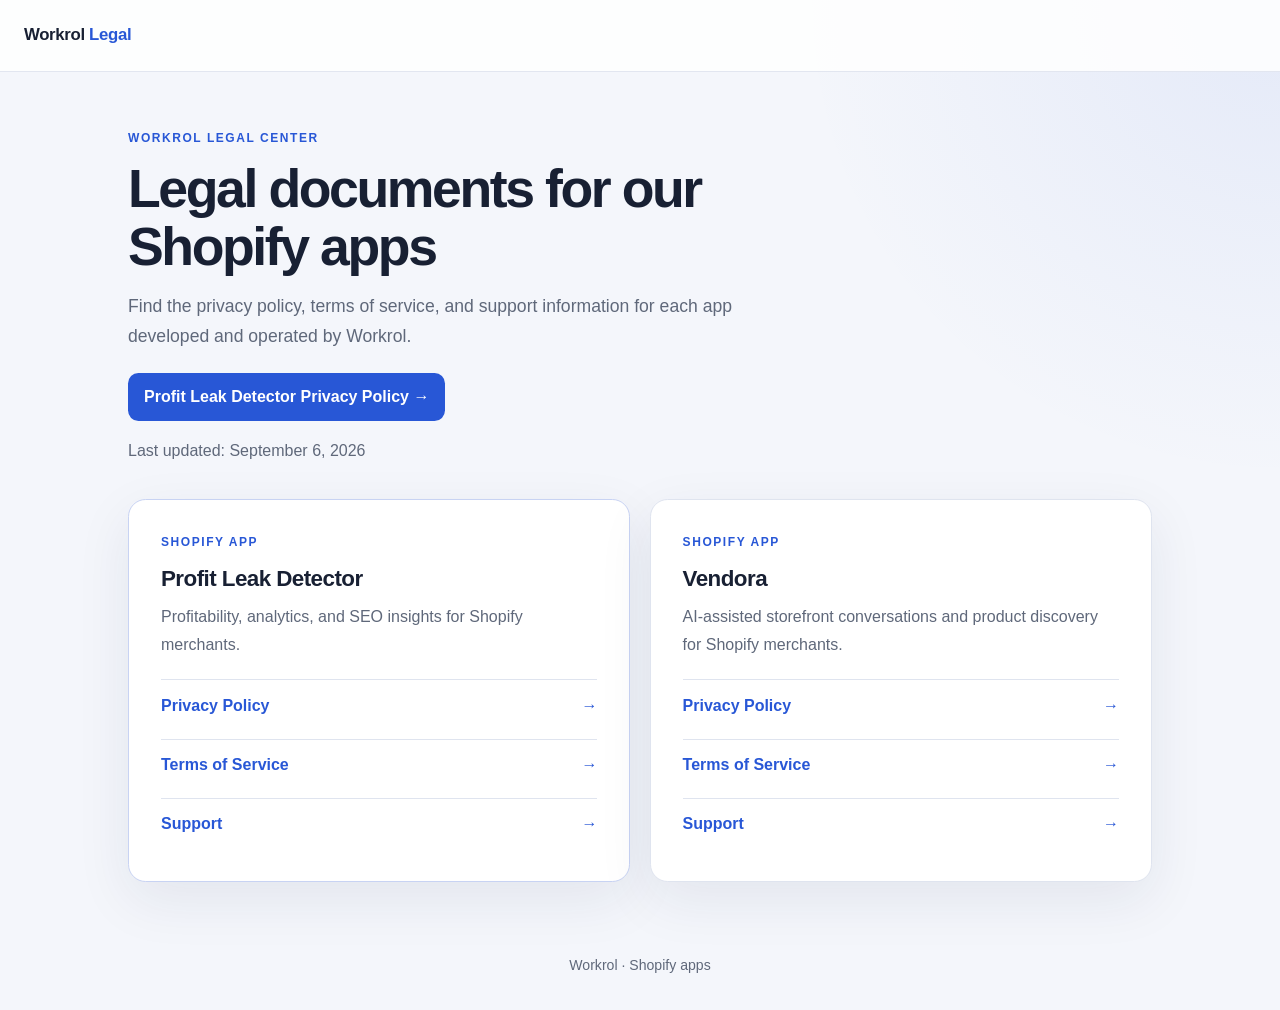
<file: index.html>
<!DOCTYPE html>
<html lang="en">
<head>
<meta charset="UTF-8">
<meta name="viewport" content="width=device-width, initial-scale=1.0">
<title>Workrol Legal · Privacy, Terms and Support</title>
<meta name="description" content="Privacy policies, terms of service, and support information for Shopify apps operated by Workrol.">
<link rel="stylesheet" href="assets/legal.css">
</head>
<body>
<a class="skip-link" href="#main-content">Skip to content</a>
<header class="site-header">
  <a class="brand" href="./" aria-current="page">Workrol <span>Legal</span></a>
</header>
<main id="main-content" class="index-shell">
  <section class="index-intro" aria-labelledby="page-title">
    <p class="eyebrow">Workrol legal center</p>
    <h1 id="page-title">Legal documents for our Shopify apps</h1>
    <p>Find the privacy policy, terms of service, and support information for each app developed and operated by Workrol.</p>
    <a class="primary-policy-link" href="profit-leak-detector/privacy/">Profit Leak Detector Privacy Policy →</a>
    <p class="updated">Last updated: September 6, 2026</p>
  </section>

  <section aria-labelledby="apps-title">
    <h2 id="apps-title" class="visually-hidden">Workrol apps</h2>
    <div class="apps-grid">
      <article class="app-card">
        <p class="app-label">Shopify app</p>
        <h2>Profit Leak Detector</h2>
        <p class="app-description">Profitability, analytics, and SEO insights for Shopify merchants.</p>
        <nav aria-label="Profit Leak Detector legal documents">
          <ul class="document-links">
            <li><a href="profit-leak-detector/privacy/">Privacy Policy</a></li>
            <li><a href="profit-leak-detector/terms/">Terms of Service</a></li>
            <li><a href="profit-leak-detector/support/">Support</a></li>
          </ul>
        </nav>
      </article>

      <article class="app-card">
        <p class="app-label">Shopify app</p>
        <h2>Vendora</h2>
        <p class="app-description">AI-assisted storefront conversations and product discovery for Shopify merchants.</p>
        <nav aria-label="Vendora legal documents">
          <ul class="document-links">
            <li><a href="vendora/privacy/">Privacy Policy</a></li>
            <li><a href="vendora/terms/">Terms of Service</a></li>
            <li><a href="vendora/support/">Support</a></li>
          </ul>
        </nav>
      </article>
    </div>
  </section>
</main>
<footer class="site-footer">Workrol · Shopify apps</footer>
</body>
</html>
</file>
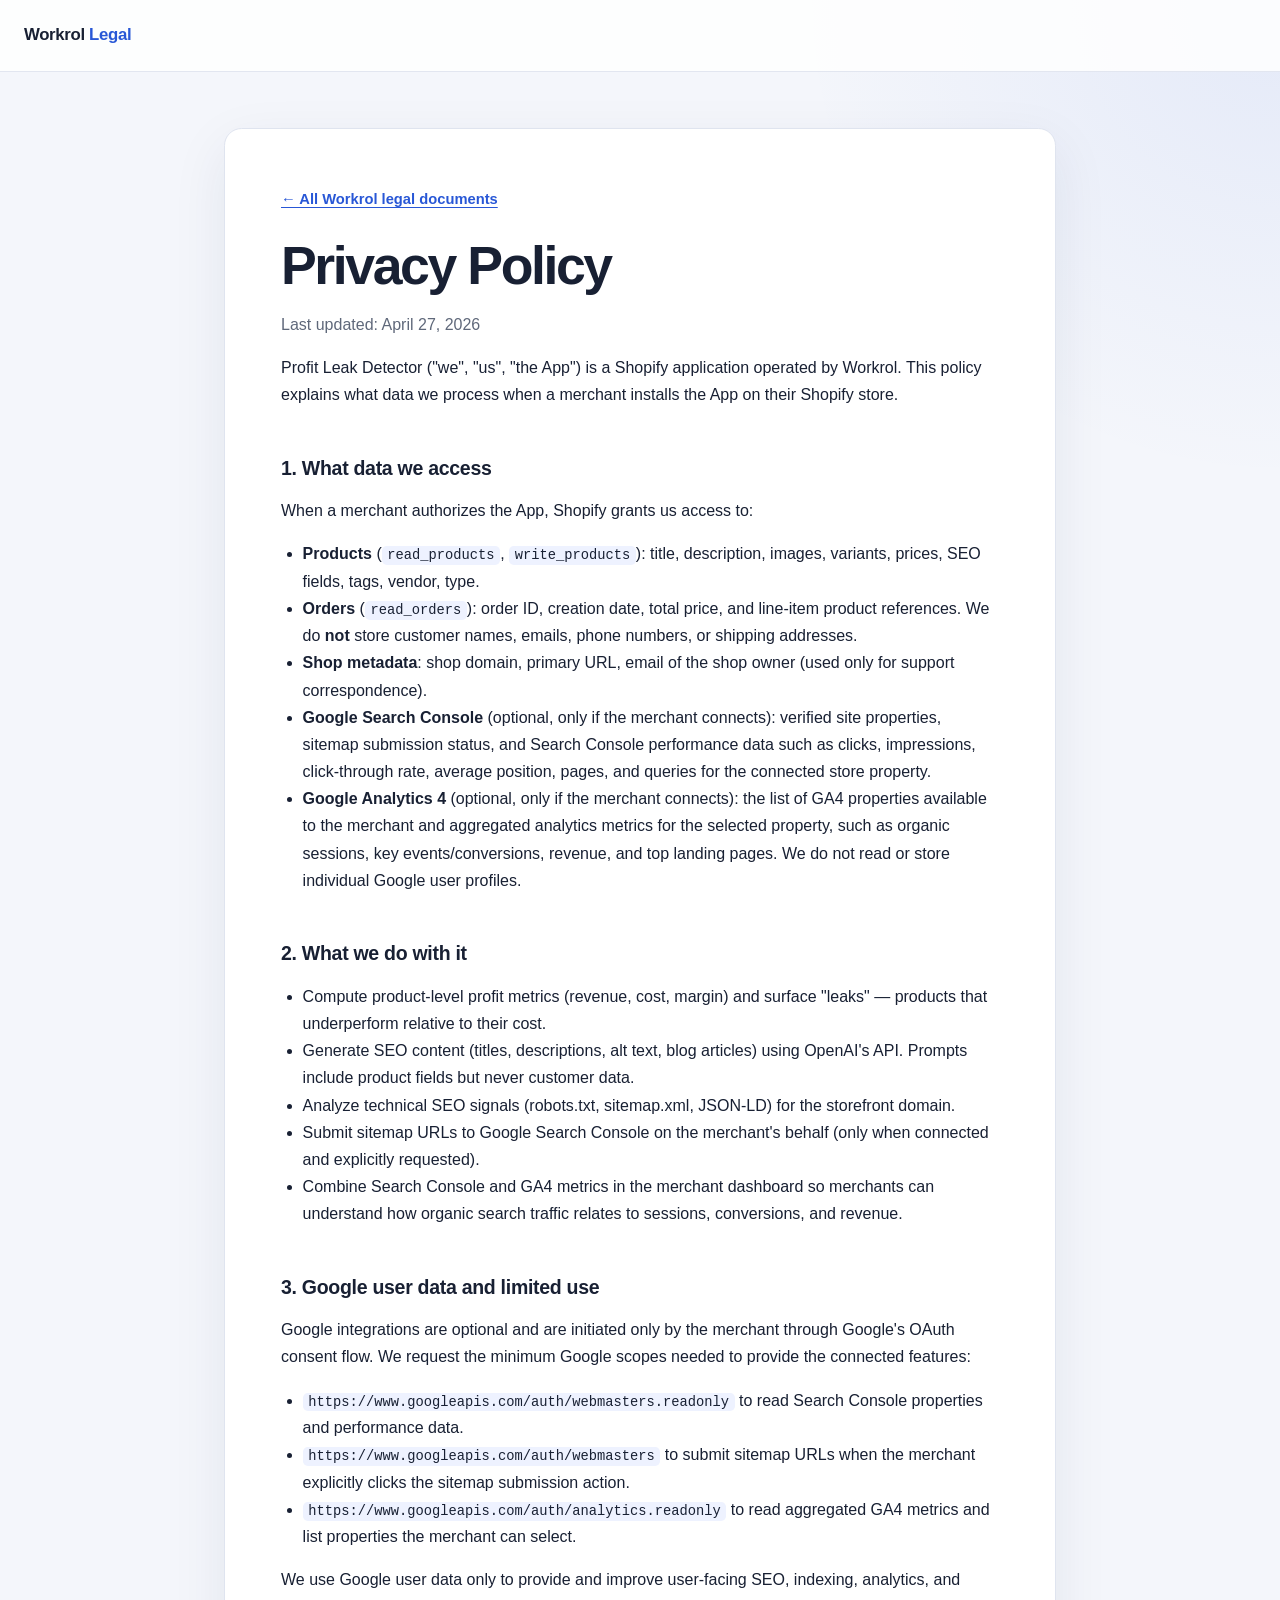
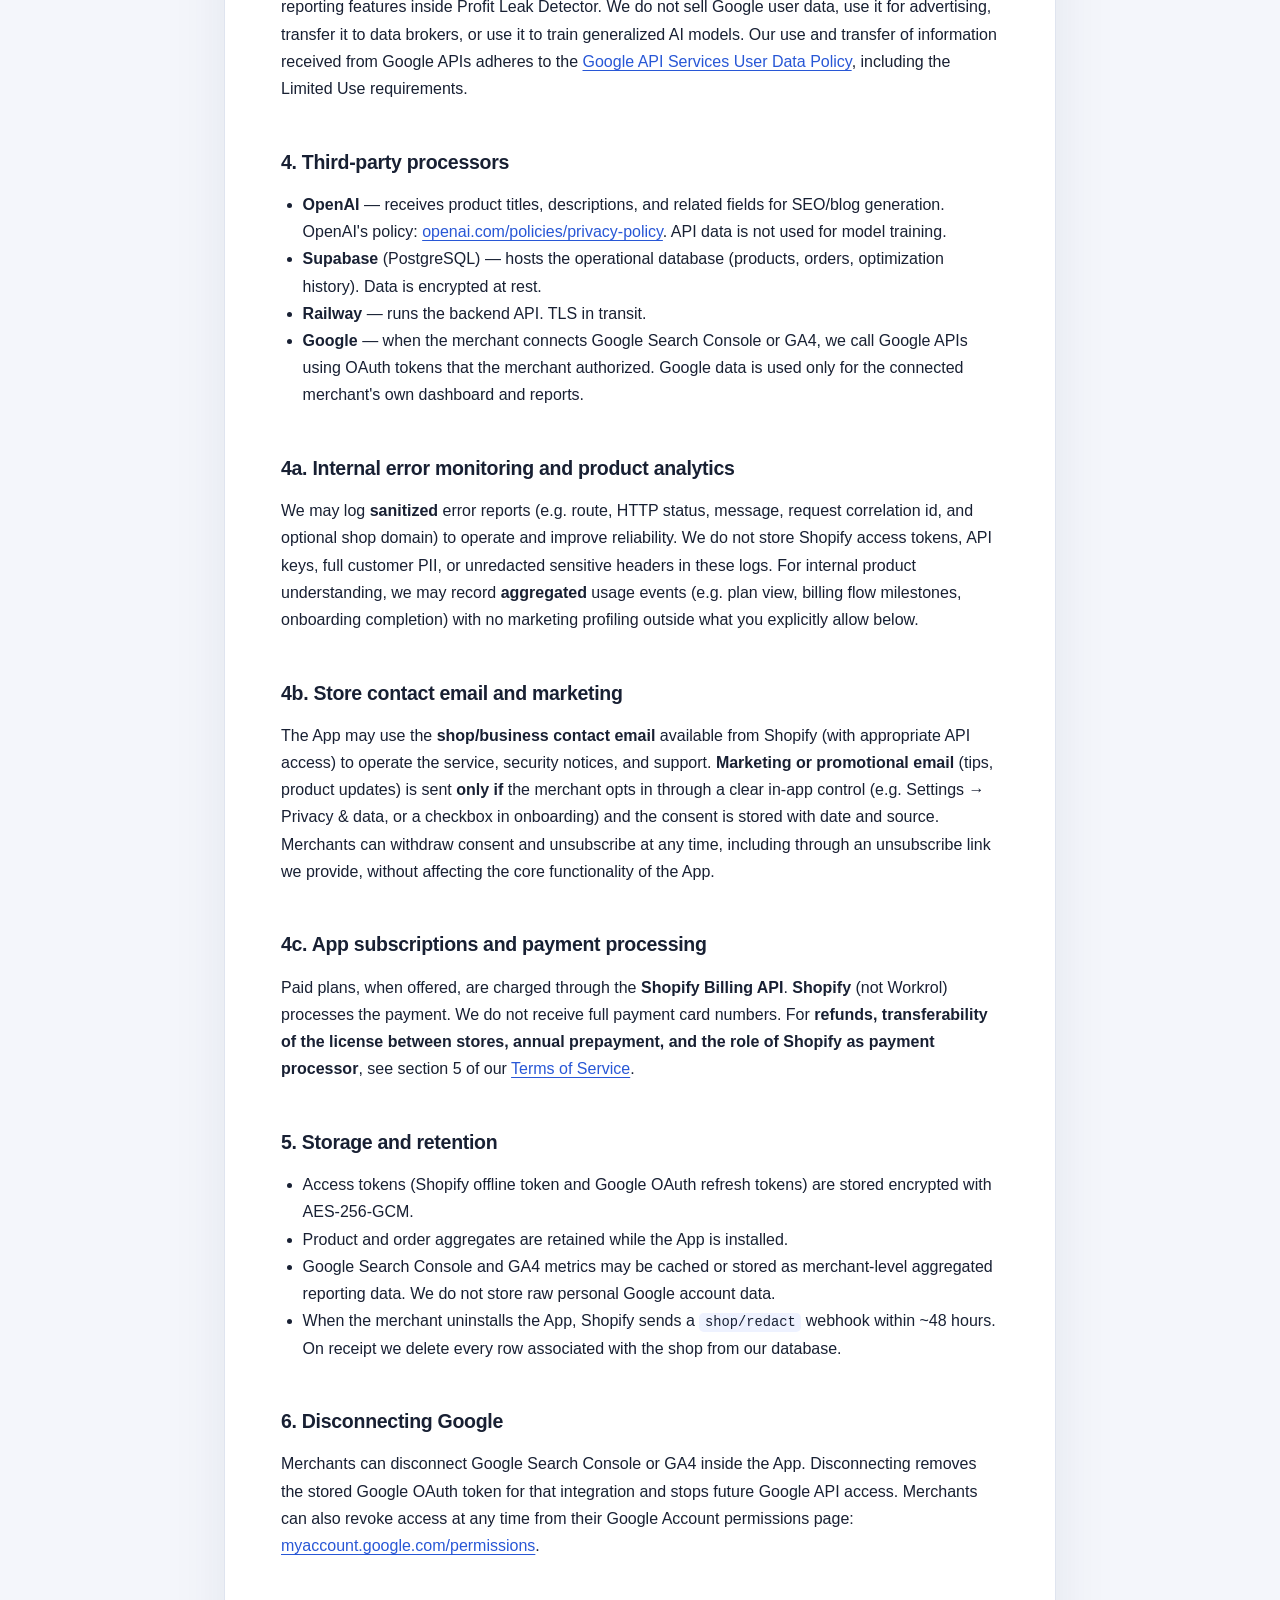
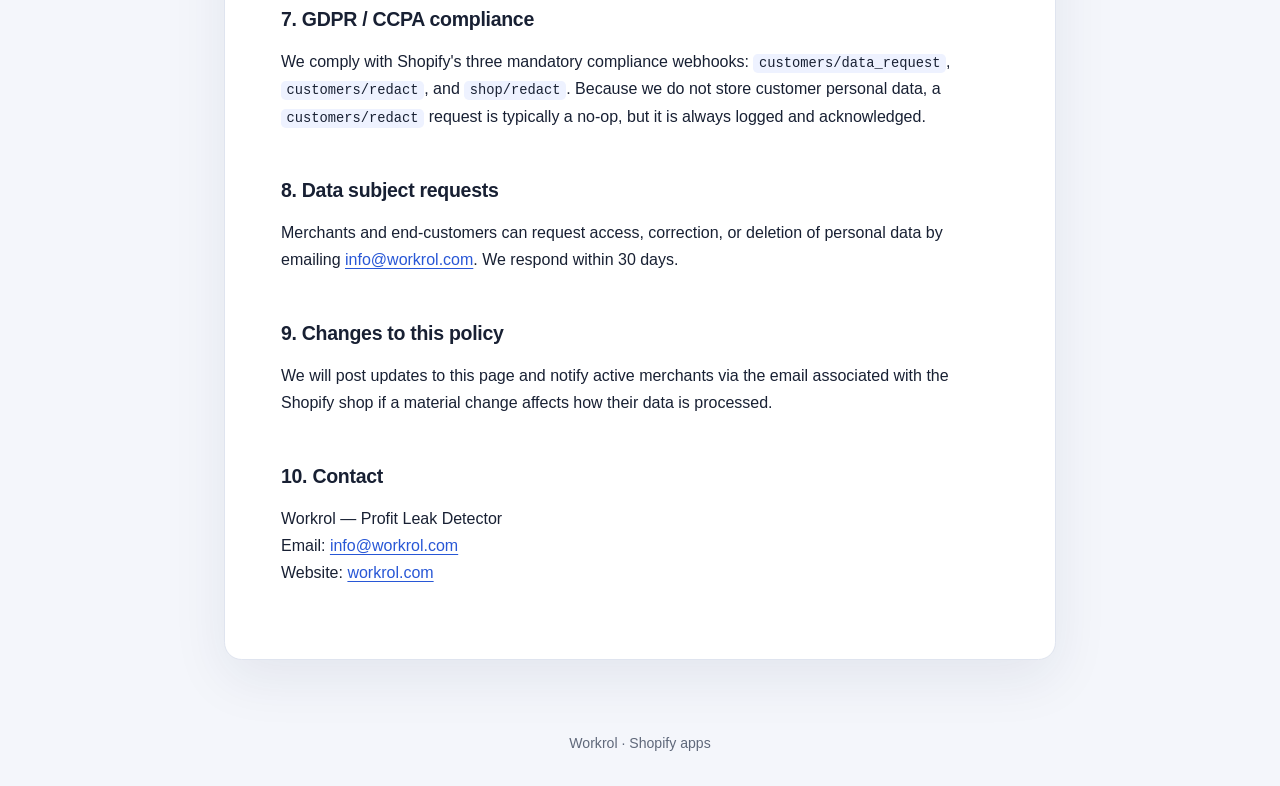
<file: profit-leak-detector/privacy/index.html>
<!DOCTYPE html>
<html lang="en">
<head>
<meta charset="UTF-8">
<meta name="viewport" content="width=device-width, initial-scale=1.0">
<title>Privacy Policy · Profit Leak Detector</title>
<meta name="description" content="Privacy Policy for Profit Leak Detector, a Shopify application operated by Workrol.">
<link rel="stylesheet" href="../../assets/legal.css">
</head>
<body>
<a class="skip-link" href="#main-content">Skip to content</a>
<header class="site-header">
  <a class="brand" href="../../">Workrol <span>Legal</span></a>
</header>
<main id="main-content" class="page-shell">
<article class="legal-document">
<a class="back-link" href="../../">← All Workrol legal documents</a>
<h1>Privacy Policy</h1>
<p class="muted">Last updated: April 27, 2026</p>

<p>
  Profit Leak Detector ("we", "us", "the App") is a Shopify application operated by Workrol.
  This policy explains what data we process when a merchant installs the App on their Shopify store.
</p>

<h2>1. What data we access</h2>
<p>When a merchant authorizes the App, Shopify grants us access to:</p>
<ul>
  <li><strong>Products</strong> (<code>read_products</code>, <code>write_products</code>): title, description, images, variants, prices, SEO fields, tags, vendor, type.</li>
  <li><strong>Orders</strong> (<code>read_orders</code>): order ID, creation date, total price, and line-item product references. We do <strong>not</strong> store customer names, emails, phone numbers, or shipping addresses.</li>
  <li><strong>Shop metadata</strong>: shop domain, primary URL, email of the shop owner (used only for support correspondence).</li>
  <li><strong>Google Search Console</strong> (optional, only if the merchant connects): verified site properties, sitemap submission status, and Search Console performance data such as clicks, impressions, click-through rate, average position, pages, and queries for the connected store property.</li>
  <li><strong>Google Analytics 4</strong> (optional, only if the merchant connects): the list of GA4 properties available to the merchant and aggregated analytics metrics for the selected property, such as organic sessions, key events/conversions, revenue, and top landing pages. We do not read or store individual Google user profiles.</li>
</ul>

<h2>2. What we do with it</h2>
<ul>
  <li>Compute product-level profit metrics (revenue, cost, margin) and surface "leaks" — products that underperform relative to their cost.</li>
  <li>Generate SEO content (titles, descriptions, alt text, blog articles) using OpenAI's API. Prompts include product fields but never customer data.</li>
  <li>Analyze technical SEO signals (robots.txt, sitemap.xml, JSON-LD) for the storefront domain.</li>
  <li>Submit sitemap URLs to Google Search Console on the merchant's behalf (only when connected and explicitly requested).</li>
  <li>Combine Search Console and GA4 metrics in the merchant dashboard so merchants can understand how organic search traffic relates to sessions, conversions, and revenue.</li>
</ul>

<h2>3. Google user data and limited use</h2>
<p>
  Google integrations are optional and are initiated only by the merchant through Google's OAuth consent flow.
  We request the minimum Google scopes needed to provide the connected features:
</p>
<ul>
  <li><code>https://www.googleapis.com/auth/webmasters.readonly</code> to read Search Console properties and performance data.</li>
  <li><code>https://www.googleapis.com/auth/webmasters</code> to submit sitemap URLs when the merchant explicitly clicks the sitemap submission action.</li>
  <li><code>https://www.googleapis.com/auth/analytics.readonly</code> to read aggregated GA4 metrics and list properties the merchant can select.</li>
</ul>
<p>
  We use Google user data only to provide and improve user-facing SEO, indexing, analytics, and reporting features inside Profit Leak Detector.
  We do not sell Google user data, use it for advertising, transfer it to data brokers, or use it to train generalized AI models.
  Our use and transfer of information received from Google APIs adheres to the
  <a href="https://developers.google.com/terms/api-services-user-data-policy" target="_blank" rel="noopener">Google API Services User Data Policy</a>,
  including the Limited Use requirements.
</p>

<h2>4. Third-party processors</h2>
<ul>
  <li><strong>OpenAI</strong> — receives product titles, descriptions, and related fields for SEO/blog generation. OpenAI's policy: <a href="https://openai.com/policies/privacy-policy" target="_blank" rel="noopener">openai.com/policies/privacy-policy</a>. API data is not used for model training.</li>
  <li><strong>Supabase</strong> (PostgreSQL) — hosts the operational database (products, orders, optimization history). Data is encrypted at rest.</li>
  <li><strong>Railway</strong> — runs the backend API. TLS in transit.</li>
  <li><strong>Google</strong> — when the merchant connects Google Search Console or GA4, we call Google APIs using OAuth tokens that the merchant authorized. Google data is used only for the connected merchant's own dashboard and reports.</li>
</ul>

<h2>4a. Internal error monitoring and product analytics</h2>
<p>
  We may log <strong>sanitized</strong> error reports (e.g. route, HTTP status, message, request correlation id, and optional shop domain) to operate and improve reliability.
  We do not store Shopify access tokens, API keys, full customer PII, or unredacted sensitive headers in these logs.
  For internal product understanding, we may record <strong>aggregated</strong> usage events (e.g. plan view, billing flow milestones, onboarding completion) with no marketing profiling outside what you explicitly allow below.
</p>

<h2>4b. Store contact email and marketing</h2>
<p>
  The App may use the <strong>shop/business contact email</strong> available from Shopify (with appropriate API access) to operate the service, security notices, and support.
  <strong>Marketing or promotional email</strong> (tips, product updates) is sent <strong>only if</strong> the merchant opts in through a clear in-app control (e.g. Settings → Privacy &amp; data, or a checkbox in onboarding) and the consent is stored with date and source.
  Merchants can withdraw consent and unsubscribe at any time, including through an unsubscribe link we provide, without affecting the core functionality of the App.
</p>

<h2>4c. App subscriptions and payment processing</h2>
<p>
  Paid plans, when offered, are charged through the <strong>Shopify Billing API</strong>. <strong>Shopify</strong> (not Workrol) processes the payment. We do not receive full payment card numbers. For
  <strong>refunds, transferability of the license between stores, annual prepayment, and the role of Shopify as payment processor</strong>, see section 5 of our
  <a href="../terms/">Terms of Service</a>.
</p>

<h2>5. Storage and retention</h2>
<ul>
  <li>Access tokens (Shopify offline token and Google OAuth refresh tokens) are stored encrypted with AES-256-GCM.</li>
  <li>Product and order aggregates are retained while the App is installed.</li>
  <li>Google Search Console and GA4 metrics may be cached or stored as merchant-level aggregated reporting data. We do not store raw personal Google account data.</li>
  <li>When the merchant uninstalls the App, Shopify sends a <code>shop/redact</code> webhook within ~48 hours. On receipt we delete every row associated with the shop from our database.</li>
</ul>

<h2>6. Disconnecting Google</h2>
<p>
  Merchants can disconnect Google Search Console or GA4 inside the App. Disconnecting removes the stored Google OAuth token for that integration and stops future Google API access.
  Merchants can also revoke access at any time from their Google Account permissions page:
  <a href="https://myaccount.google.com/permissions" target="_blank" rel="noopener">myaccount.google.com/permissions</a>.
</p>

<h2>7. GDPR / CCPA compliance</h2>
<p>
  We comply with Shopify's three mandatory compliance webhooks:
  <code>customers/data_request</code>, <code>customers/redact</code>, and <code>shop/redact</code>.
  Because we do not store customer personal data, a <code>customers/redact</code> request is typically a no-op, but it is always logged and acknowledged.
</p>

<h2>8. Data subject requests</h2>
<p>
  Merchants and end-customers can request access, correction, or deletion of personal data by emailing
  <a href="mailto:info@workrol.com">info@workrol.com</a>. We respond within 30 days.
</p>

<h2>9. Changes to this policy</h2>
<p>
  We will post updates to this page and notify active merchants via the email associated with the Shopify shop if a material change affects how their data is processed.
</p>

<h2>10. Contact</h2>
<p>
  Workrol — Profit Leak Detector<br>
  Email: <a href="mailto:info@workrol.com">info@workrol.com</a><br>
  Website: <a href="https://workrol.com" target="_blank" rel="noopener">workrol.com</a>
</p>
</article>
</main>
<footer class="site-footer">Workrol · Shopify apps</footer>
</body>
</html>
</file>
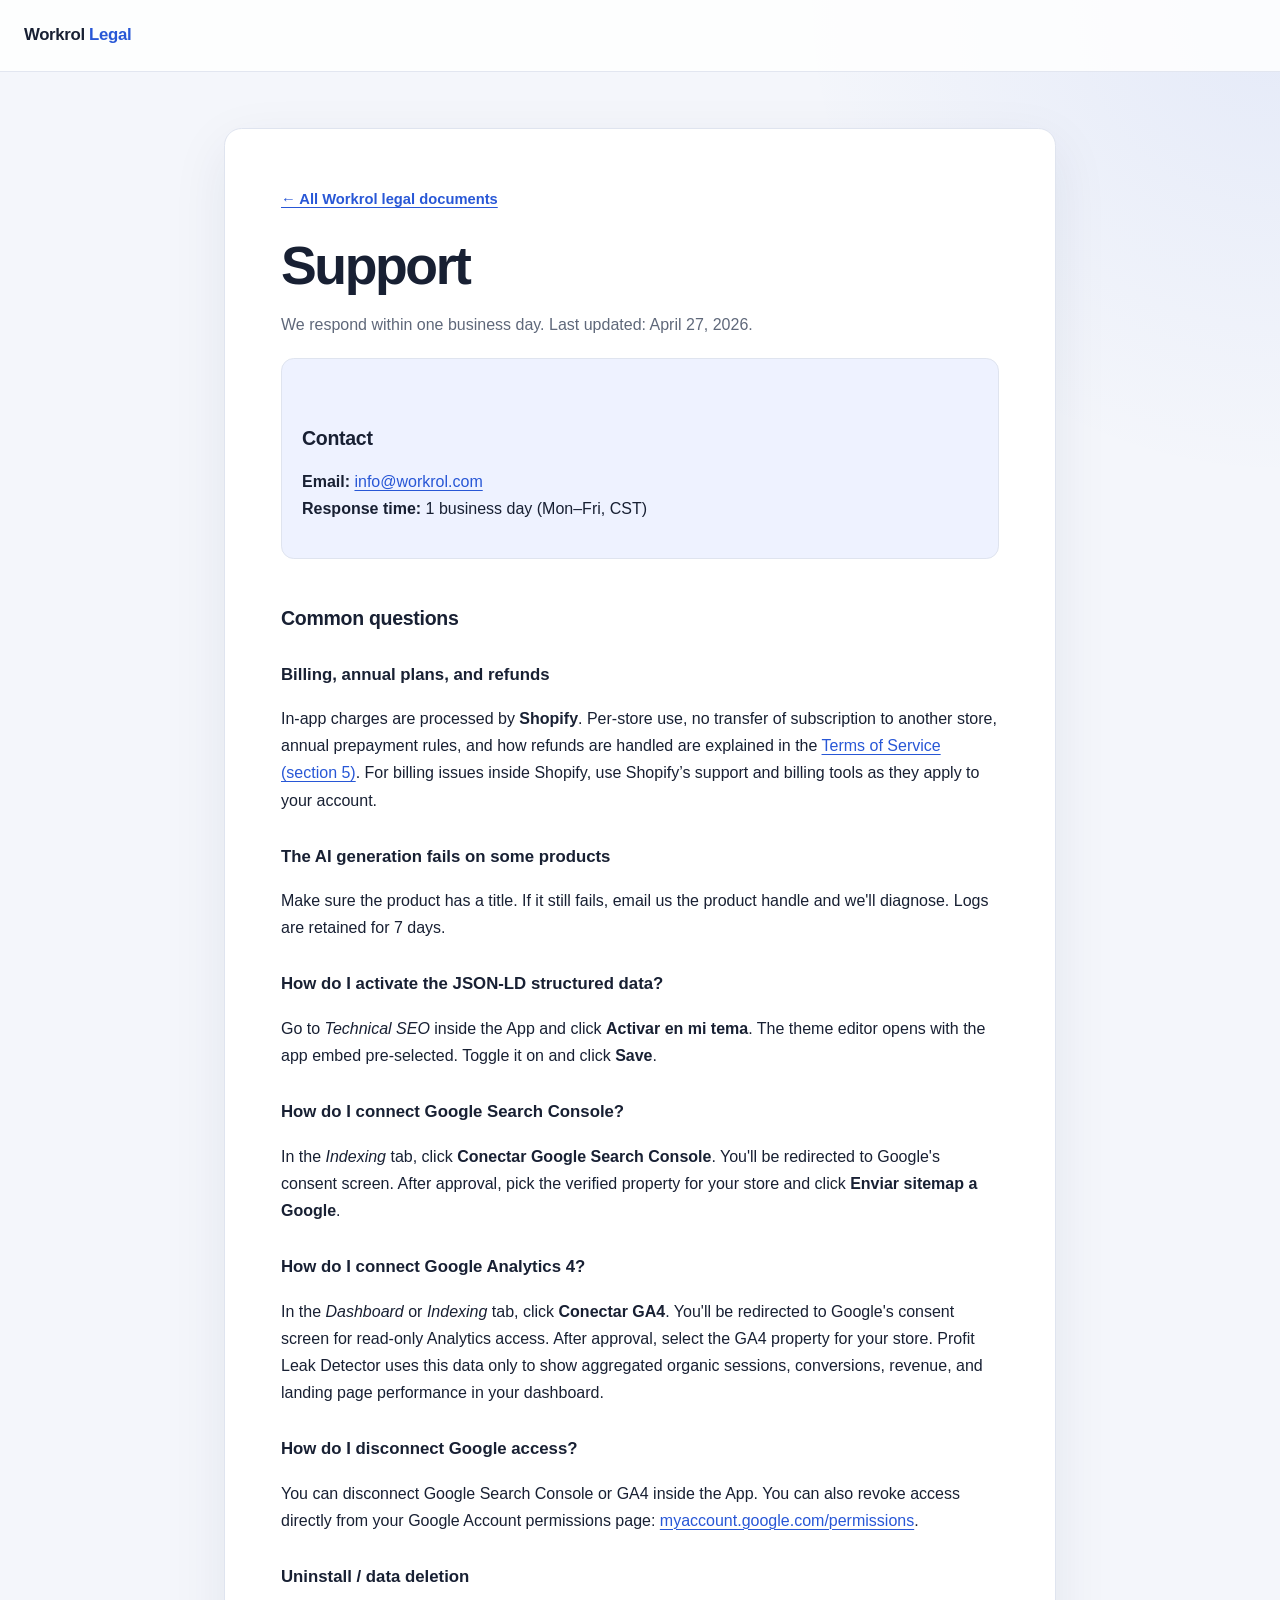
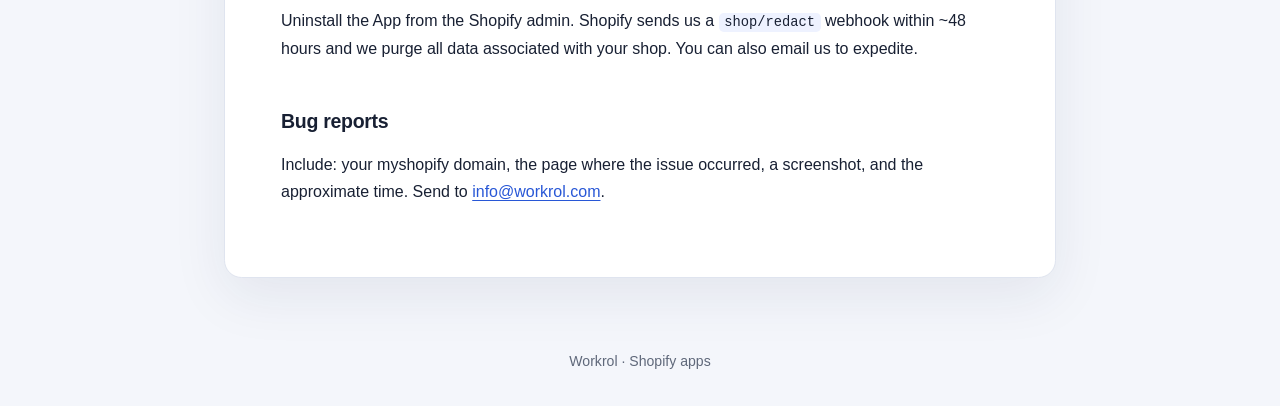
<file: profit-leak-detector/support/index.html>
<!DOCTYPE html>
<html lang="en">
<head>
<meta charset="UTF-8">
<meta name="viewport" content="width=device-width, initial-scale=1.0">
<title>Support · Profit Leak Detector</title>
<meta name="description" content="Support information for Profit Leak Detector, a Shopify application operated by Workrol.">
<link rel="stylesheet" href="../../assets/legal.css">
</head>
<body>
<a class="skip-link" href="#main-content">Skip to content</a>
<header class="site-header">
  <a class="brand" href="../../">Workrol <span>Legal</span></a>
</header>
<main id="main-content" class="page-shell">
<article class="legal-document">
<a class="back-link" href="../../">← All Workrol legal documents</a>
<h1>Support</h1>
<p class="muted">We respond within one business day. Last updated: April 27, 2026.</p>

<div class="card">
  <h2>Contact</h2>
  <p>
    <strong>Email:</strong> <a href="mailto:info@workrol.com">info@workrol.com</a><br>
    <strong>Response time:</strong> 1 business day (Mon–Fri, CST)
  </p>
</div>

<h2>Common questions</h2>

<h3>Billing, annual plans, and refunds</h3>
<p>
  In-app charges are processed by <strong>Shopify</strong>. Per-store use, no transfer of
  subscription to another store, annual prepayment rules, and how refunds are handled are explained
  in the <a href="../terms/">Terms of Service (section 5)</a>. For billing issues inside Shopify,
  use Shopify’s support and billing tools as they apply to your account.
</p>

<h3>The AI generation fails on some products</h3>
<p>
  Make sure the product has a title. If it still fails, email us the product handle and we'll diagnose.
  Logs are retained for 7 days.
</p>

<h3>How do I activate the JSON-LD structured data?</h3>
<p>
  Go to <em>Technical SEO</em> inside the App and click <strong>Activar en mi tema</strong>. The theme
  editor opens with the app embed pre-selected. Toggle it on and click <strong>Save</strong>.
</p>

<h3>How do I connect Google Search Console?</h3>
<p>
  In the <em>Indexing</em> tab, click <strong>Conectar Google Search Console</strong>. You'll be
  redirected to Google's consent screen. After approval, pick the verified property for your store and
  click <strong>Enviar sitemap a Google</strong>.
</p>

<h3>How do I connect Google Analytics 4?</h3>
<p>
  In the <em>Dashboard</em> or <em>Indexing</em> tab, click <strong>Conectar GA4</strong>. You'll be
  redirected to Google's consent screen for read-only Analytics access. After approval, select the GA4
  property for your store. Profit Leak Detector uses this data only to show aggregated organic sessions,
  conversions, revenue, and landing page performance in your dashboard.
</p>

<h3>How do I disconnect Google access?</h3>
<p>
  You can disconnect Google Search Console or GA4 inside the App. You can also revoke access directly
  from your Google Account permissions page:
  <a href="https://myaccount.google.com/permissions" target="_blank" rel="noopener">myaccount.google.com/permissions</a>.
</p>

<h3>Uninstall / data deletion</h3>
<p>
  Uninstall the App from the Shopify admin. Shopify sends us a <code>shop/redact</code> webhook within
  ~48 hours and we purge all data associated with your shop. You can also email us to expedite.
</p>

<h2>Bug reports</h2>
<p>
  Include: your myshopify domain, the page where the issue occurred, a screenshot, and the approximate time.
  Send to <a href="mailto:info@workrol.com">info@workrol.com</a>.
</p>
</article>
</main>
<footer class="site-footer">Workrol · Shopify apps</footer>
</body>
</html>
</file>
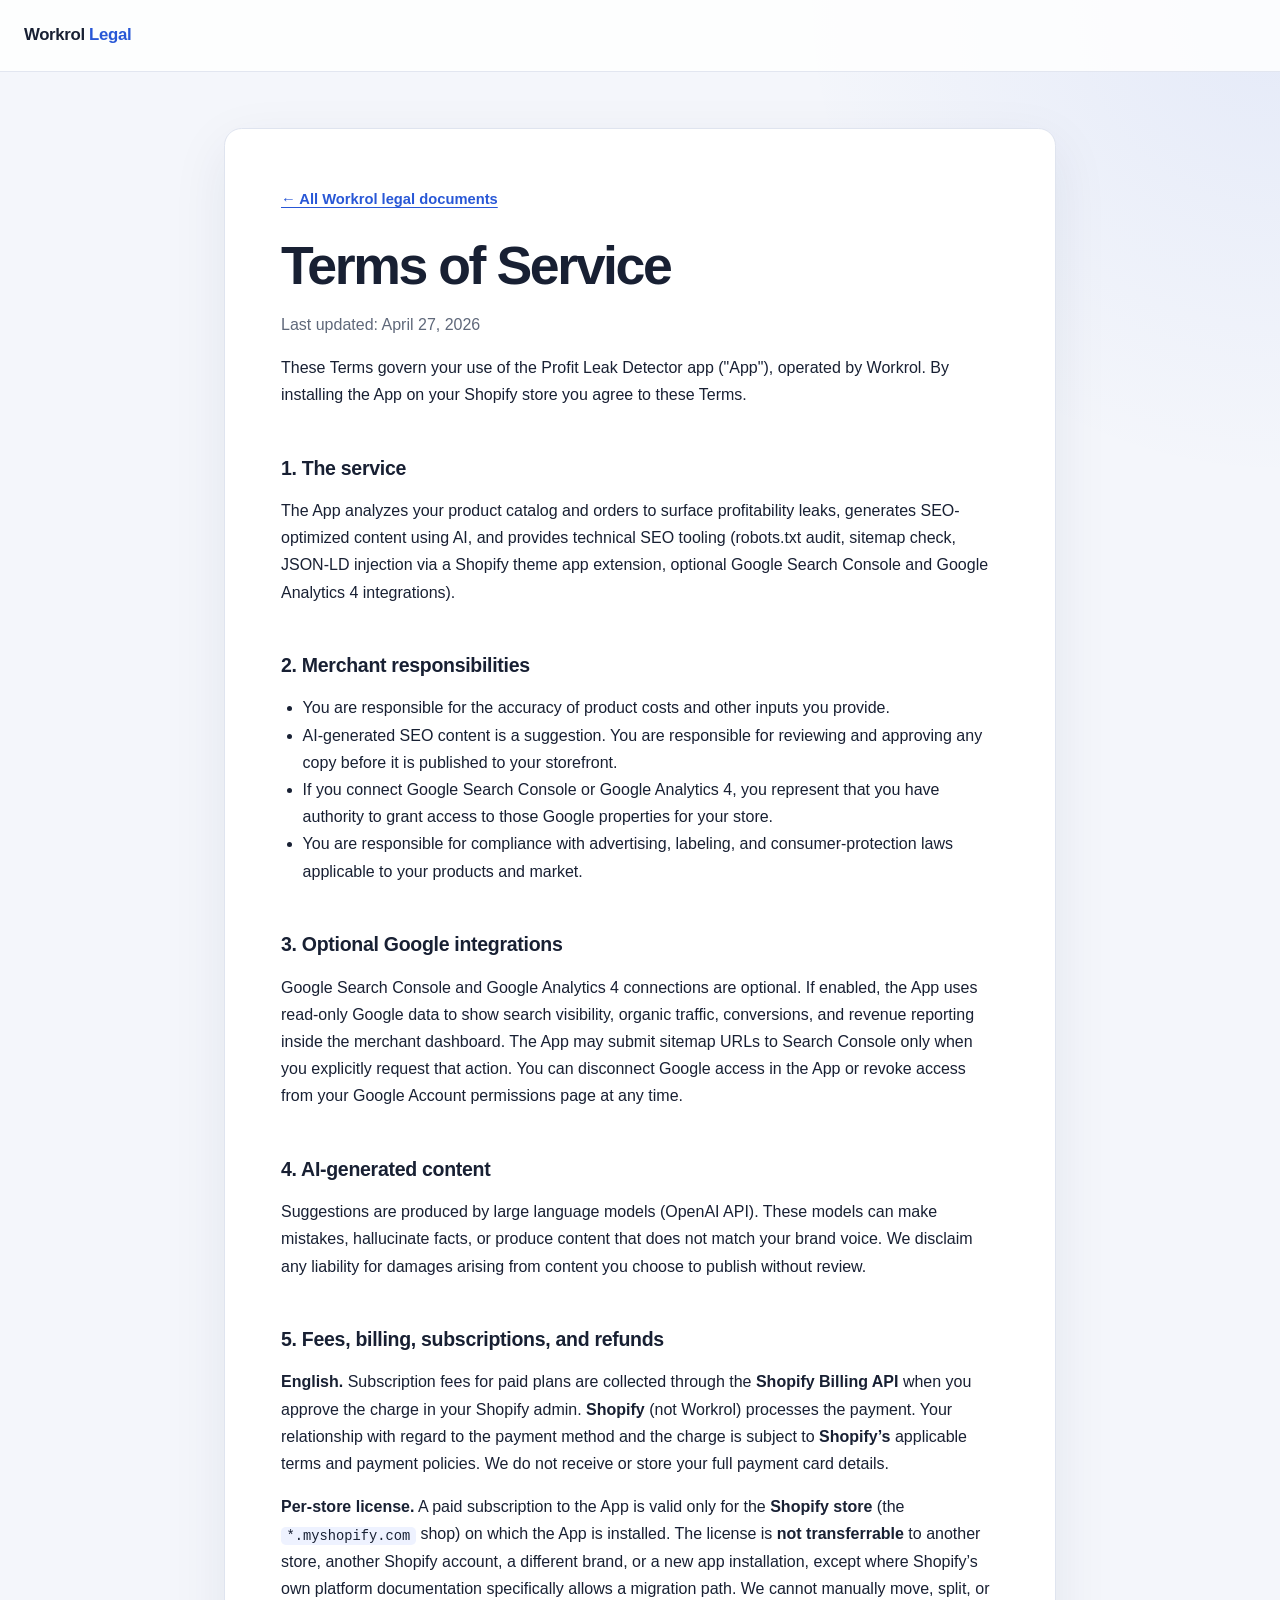
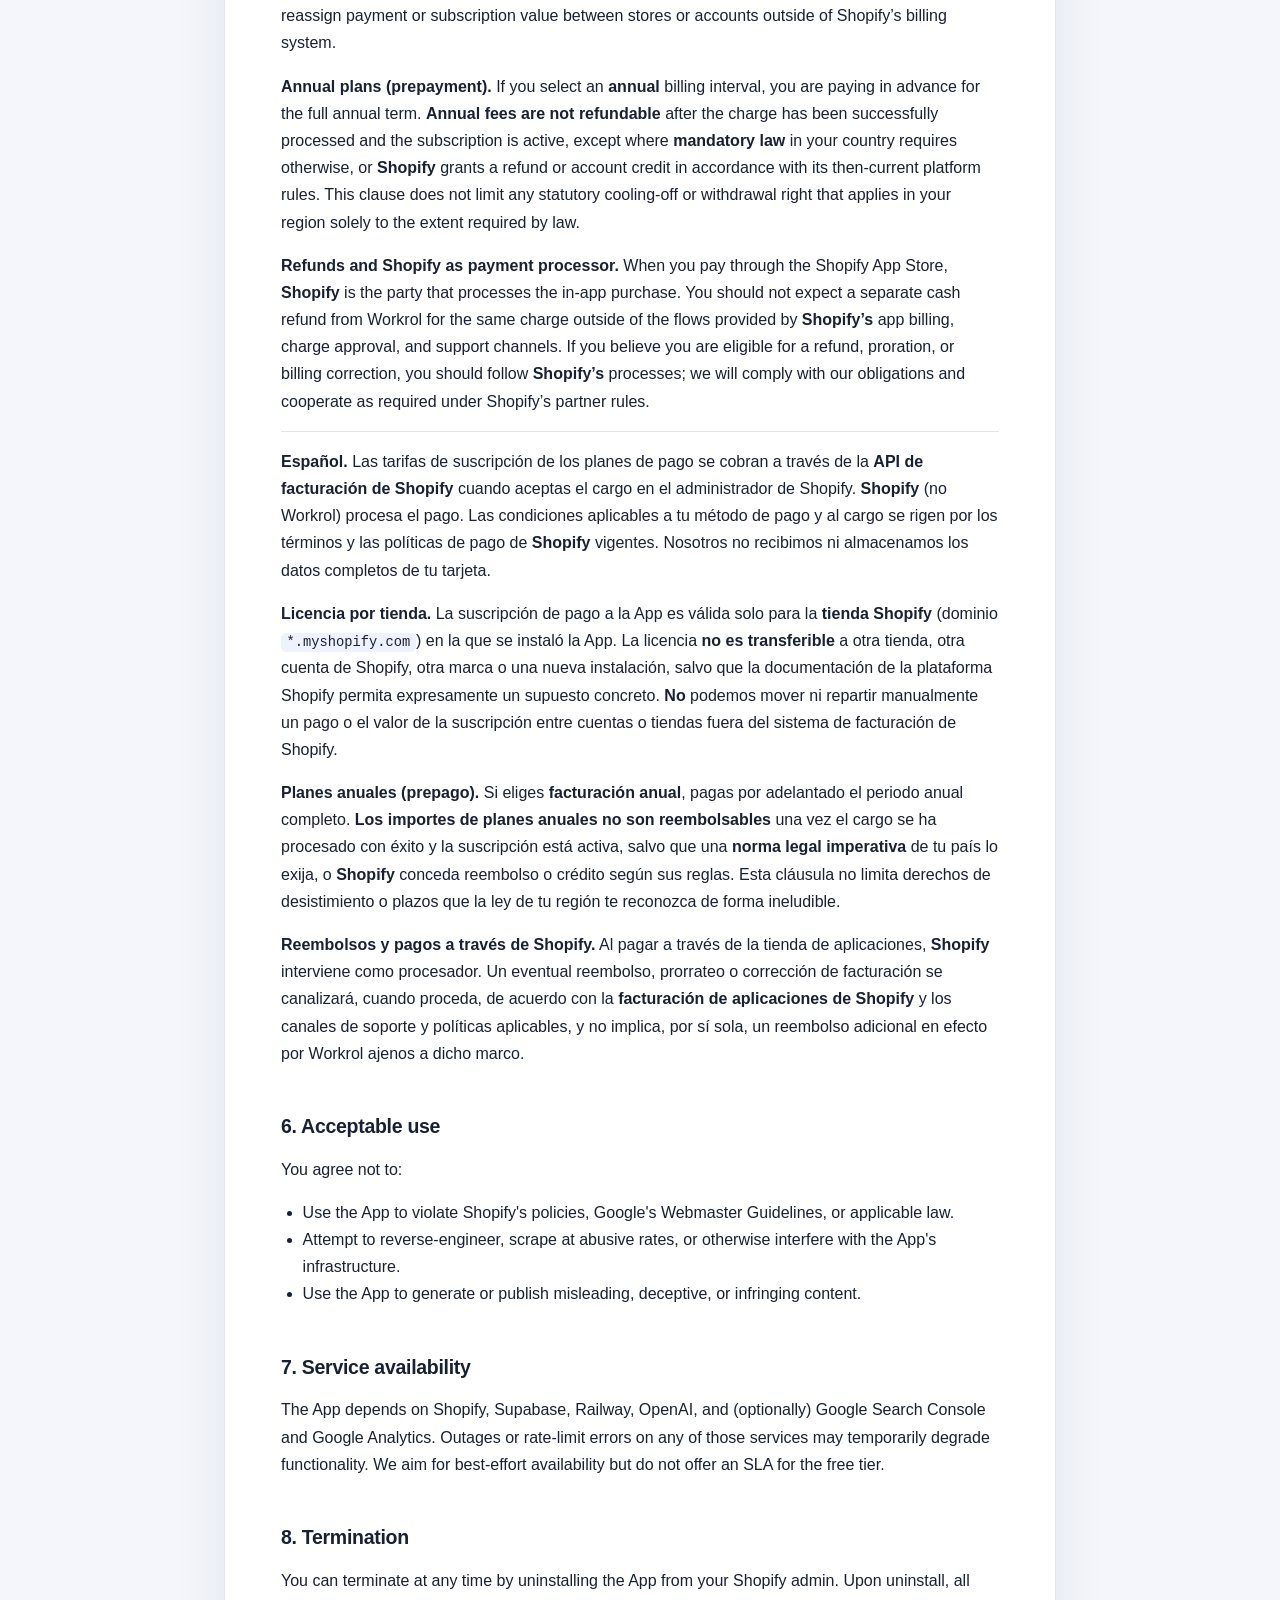
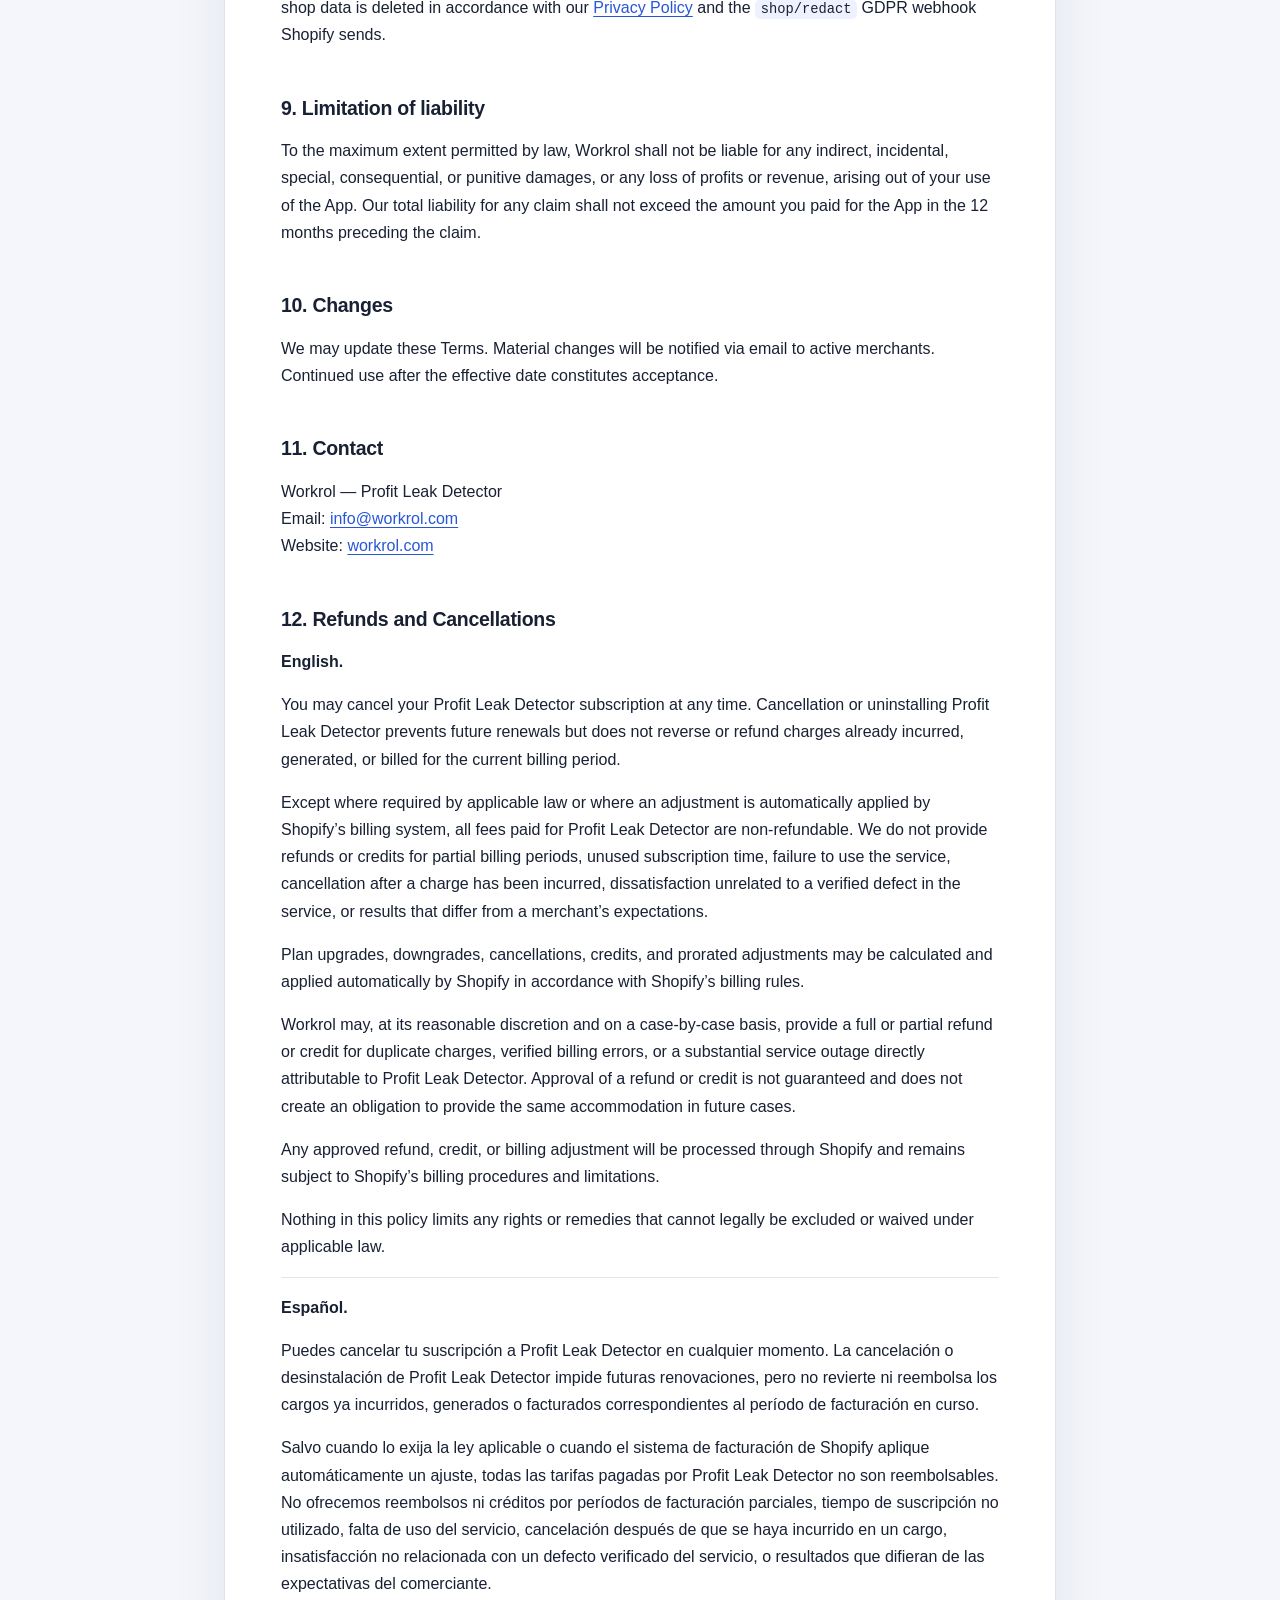
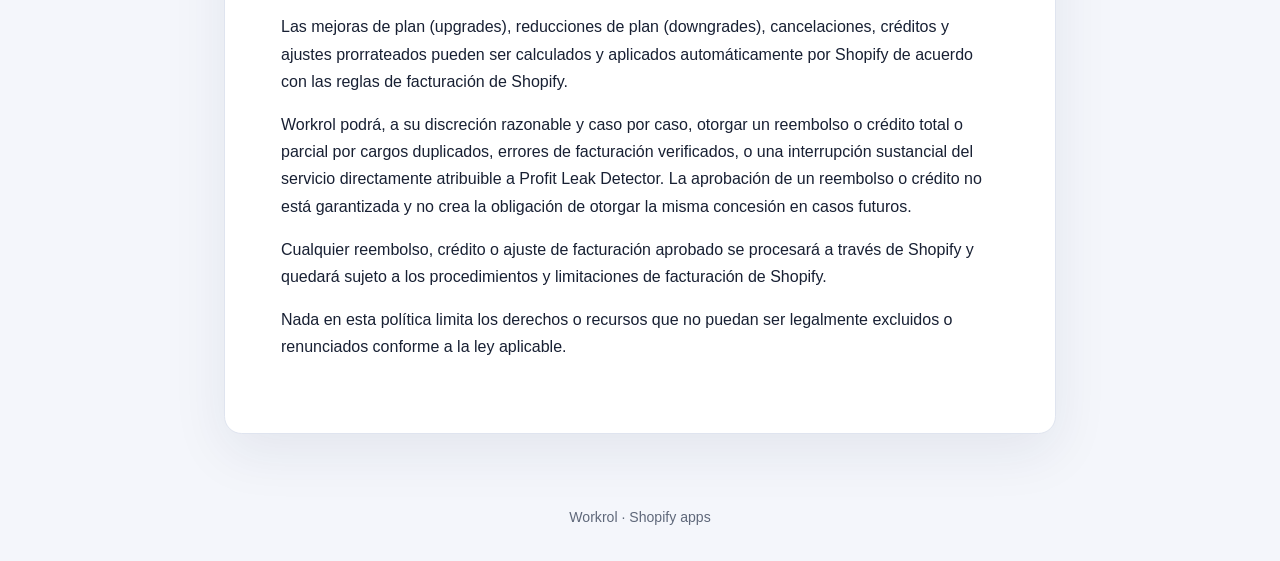
<file: profit-leak-detector/terms/index.html>
<!DOCTYPE html>
<html lang="en">
<head>
<meta charset="UTF-8">
<meta name="viewport" content="width=device-width, initial-scale=1.0">
<title>Terms of Service · Profit Leak Detector</title>
<meta name="description" content="Terms of Service for Profit Leak Detector, a Shopify application operated by Workrol.">
<link rel="stylesheet" href="../../assets/legal.css">
</head>
<body>
<a class="skip-link" href="#main-content">Skip to content</a>
<header class="site-header">
  <a class="brand" href="../../">Workrol <span>Legal</span></a>
</header>
<main id="main-content" class="page-shell">
<article class="legal-document">
<a class="back-link" href="../../">← All Workrol legal documents</a>
<h1>Terms of Service</h1>
<p class="muted">Last updated: April 27, 2026</p>

<p>
  These Terms govern your use of the Profit Leak Detector app ("App"), operated by Workrol.
  By installing the App on your Shopify store you agree to these Terms.
</p>

<h2>1. The service</h2>
<p>
  The App analyzes your product catalog and orders to surface profitability leaks,
  generates SEO-optimized content using AI, and provides technical SEO tooling (robots.txt audit,
  sitemap check, JSON-LD injection via a Shopify theme app extension, optional Google Search Console and Google Analytics 4 integrations).
</p>

<h2>2. Merchant responsibilities</h2>
<ul>
  <li>You are responsible for the accuracy of product costs and other inputs you provide.</li>
  <li>AI-generated SEO content is a suggestion. You are responsible for reviewing and approving any copy before it is published to your storefront.</li>
  <li>If you connect Google Search Console or Google Analytics 4, you represent that you have authority to grant access to those Google properties for your store.</li>
  <li>You are responsible for compliance with advertising, labeling, and consumer-protection laws applicable to your products and market.</li>
</ul>

<h2>3. Optional Google integrations</h2>
<p>
  Google Search Console and Google Analytics 4 connections are optional. If enabled, the App uses read-only Google data to show search visibility, organic traffic, conversions, and revenue reporting inside the merchant dashboard.
  The App may submit sitemap URLs to Search Console only when you explicitly request that action.
  You can disconnect Google access in the App or revoke access from your Google Account permissions page at any time.
</p>

<h2>4. AI-generated content</h2>
<p>
  Suggestions are produced by large language models (OpenAI API). These models can make mistakes,
  hallucinate facts, or produce content that does not match your brand voice. We disclaim any
  liability for damages arising from content you choose to publish without review.
</p>

<h2>5. Fees, billing, subscriptions, and refunds</h2>
<p>
  <strong>English.</strong> Subscription fees for paid plans are collected through the
  <strong>Shopify Billing API</strong> when you approve the charge in your Shopify admin.
  <strong>Shopify</strong> (not Workrol) processes the payment. Your relationship with regard to
  the payment method and the charge is subject to <strong>Shopify’s</strong> applicable terms and
  payment policies. We do not receive or store your full payment card details.
</p>
<p>
  <strong>Per-store license.</strong> A paid subscription to the App is valid only for the
  <strong>Shopify store</strong> (the <code>*.myshopify.com</code> shop) on which the App is
  installed. The license is <strong>not transferrable</strong> to another store, another Shopify
  account, a different brand, or a new app installation, except where Shopify’s own platform
  documentation specifically allows a migration path. We cannot manually move, split, or reassign
  payment or subscription value between stores or accounts outside of Shopify’s billing system.
</p>
<p>
  <strong>Annual plans (prepayment).</strong> If you select an <strong>annual</strong> billing
  interval, you are paying in advance for the full annual term. <strong>Annual fees are not
  refundable</strong> after the charge has been successfully processed and the subscription is
  active, except where <strong>mandatory law</strong> in your country requires otherwise, or
  <strong>Shopify</strong> grants a refund or account credit in accordance with its then-current
  platform rules. This clause does not limit any statutory cooling-off or withdrawal right that
  applies in your region solely to the extent required by law.
</p>
<p>
  <strong>Refunds and Shopify as payment processor.</strong> When you pay through the Shopify App
  Store, <strong>Shopify</strong> is the party that processes the in-app purchase. You should not
  expect a separate cash refund from Workrol for the same charge outside of the flows provided by
  <strong>Shopify’s</strong> app billing, charge approval, and support channels. If you believe you
  are eligible for a refund, proration, or billing correction, you should follow
  <strong>Shopify’s</strong> processes; we will comply with our obligations and cooperate as
  required under Shopify’s partner rules.
</p>
<hr>
<p>
  <strong>Español.</strong> Las tarifas de suscripción de los planes de pago se cobran a través de la
  <strong>API de facturación de Shopify</strong> cuando aceptas el cargo en el administrador de
  Shopify. <strong>Shopify</strong> (no Workrol) procesa el pago. Las condiciones aplicables a tu
  método de pago y al cargo se rigen por los términos y las políticas de pago de
  <strong>Shopify</strong> vigentes. Nosotros no recibimos ni almacenamos los datos completos de tu
  tarjeta.
</p>
<p>
  <strong>Licencia por tienda.</strong> La suscripción de pago a la App es válida solo para la
  <strong>tienda Shopify</strong> (dominio <code>*.myshopify.com</code>) en la que se instaló la
  App. La licencia <strong>no es transferible</strong> a otra tienda, otra cuenta de Shopify, otra
  marca o una nueva instalación, salvo que la documentación de la plataforma Shopify permita
  expresamente un supuesto concreto. <strong>No</strong> podemos mover ni repartir manualmente un
  pago o el valor de la suscripción entre cuentas o tiendas fuera del sistema de facturación de
  Shopify.
</p>
<p>
  <strong>Planes anuales (prepago).</strong> Si eliges <strong>facturación anual</strong>, pagas
  por adelantado el periodo anual completo. <strong>Los importes de planes anuales no son
  reembolsables</strong> una vez el cargo se ha procesado con éxito y la suscripción está activa,
  salvo que una <strong>norma legal imperativa</strong> de tu país lo exija, o
  <strong>Shopify</strong> conceda reembolso o crédito según sus reglas. Esta cláusula no limita
  derechos de desistimiento o plazos que la ley de tu región te reconozca de forma ineludible.
</p>
<p>
  <strong>Reembolsos y pagos a través de Shopify.</strong> Al pagar a través de la tienda de
  aplicaciones, <strong>Shopify</strong> interviene como procesador. Un eventual reembolso,
  prorrateo o corrección de facturación se canalizará, cuando proceda, de acuerdo con la
  <strong>facturación de aplicaciones de Shopify</strong> y los canales de soporte y políticas
  aplicables, y no implica, por sí sola, un reembolso adicional en efecto por Workrol ajenos a
  dicho marco.
</p>

<h2>6. Acceptable use</h2>
<p>You agree not to:</p>
<ul>
  <li>Use the App to violate Shopify's policies, Google's Webmaster Guidelines, or applicable law.</li>
  <li>Attempt to reverse-engineer, scrape at abusive rates, or otherwise interfere with the App's infrastructure.</li>
  <li>Use the App to generate or publish misleading, deceptive, or infringing content.</li>
</ul>

<h2>7. Service availability</h2>
<p>
  The App depends on Shopify, Supabase, Railway, OpenAI, and (optionally) Google Search Console and Google Analytics.
  Outages or rate-limit errors on any of those services may temporarily degrade functionality.
  We aim for best-effort availability but do not offer an SLA for the free tier.
</p>

<h2>8. Termination</h2>
<p>
  You can terminate at any time by uninstalling the App from your Shopify admin. Upon uninstall,
  all shop data is deleted in accordance with our <a href="../privacy/">Privacy Policy</a> and the
  <code>shop/redact</code> GDPR webhook Shopify sends.
</p>

<h2>9. Limitation of liability</h2>
<p>
  To the maximum extent permitted by law, Workrol shall not be liable for any indirect, incidental,
  special, consequential, or punitive damages, or any loss of profits or revenue, arising out of your
  use of the App. Our total liability for any claim shall not exceed the amount you paid for the App
  in the 12 months preceding the claim.
</p>

<h2>10. Changes</h2>
<p>
  We may update these Terms. Material changes will be notified via email to active merchants.
  Continued use after the effective date constitutes acceptance.
</p>

<h2>11. Contact</h2>
<p>
  Workrol — Profit Leak Detector<br>
  Email: <a href="mailto:info@workrol.com">info@workrol.com</a><br>
  Website: <a href="https://workrol.com" target="_blank" rel="noopener">workrol.com</a>
</p>

<h2>12. Refunds and Cancellations</h2>
<p><strong>English.</strong></p>
<p>
  You may cancel your Profit Leak Detector subscription at any time. Cancellation or uninstalling Profit Leak Detector prevents future renewals but does not reverse or refund charges already incurred, generated, or billed for the current billing period.
</p>
<p>
  Except where required by applicable law or where an adjustment is automatically applied by Shopify’s billing system, all fees paid for Profit Leak Detector are non-refundable. We do not provide refunds or credits for partial billing periods, unused subscription time, failure to use the service, cancellation after a charge has been incurred, dissatisfaction unrelated to a verified defect in the service, or results that differ from a merchant’s expectations.
</p>
<p>
  Plan upgrades, downgrades, cancellations, credits, and prorated adjustments may be calculated and applied automatically by Shopify in accordance with Shopify’s billing rules.
</p>
<p>
  Workrol may, at its reasonable discretion and on a case-by-case basis, provide a full or partial refund or credit for duplicate charges, verified billing errors, or a substantial service outage directly attributable to Profit Leak Detector. Approval of a refund or credit is not guaranteed and does not create an obligation to provide the same accommodation in future cases.
</p>
<p>
  Any approved refund, credit, or billing adjustment will be processed through Shopify and remains subject to Shopify’s billing procedures and limitations.
</p>
<p>
  Nothing in this policy limits any rights or remedies that cannot legally be excluded or waived under applicable law.
</p>
<hr>
<p><strong>Español.</strong></p>
<p>
  Puedes cancelar tu suscripción a Profit Leak Detector en cualquier momento. La cancelación o desinstalación de Profit Leak Detector impide futuras renovaciones, pero no revierte ni reembolsa los cargos ya incurridos, generados o facturados correspondientes al período de facturación en curso.
</p>
<p>
  Salvo cuando lo exija la ley aplicable o cuando el sistema de facturación de Shopify aplique automáticamente un ajuste, todas las tarifas pagadas por Profit Leak Detector no son reembolsables. No ofrecemos reembolsos ni créditos por períodos de facturación parciales, tiempo de suscripción no utilizado, falta de uso del servicio, cancelación después de que se haya incurrido en un cargo, insatisfacción no relacionada con un defecto verificado del servicio, o resultados que difieran de las expectativas del comerciante.
</p>
<p>
  Las mejoras de plan (upgrades), reducciones de plan (downgrades), cancelaciones, créditos y ajustes prorrateados pueden ser calculados y aplicados automáticamente por Shopify de acuerdo con las reglas de facturación de Shopify.
</p>
<p>
  Workrol podrá, a su discreción razonable y caso por caso, otorgar un reembolso o crédito total o parcial por cargos duplicados, errores de facturación verificados, o una interrupción sustancial del servicio directamente atribuible a Profit Leak Detector. La aprobación de un reembolso o crédito no está garantizada y no crea la obligación de otorgar la misma concesión en casos futuros.
</p>
<p>
  Cualquier reembolso, crédito o ajuste de facturación aprobado se procesará a través de Shopify y quedará sujeto a los procedimientos y limitaciones de facturación de Shopify.
</p>
<p>
  Nada en esta política limita los derechos o recursos que no puedan ser legalmente excluidos o renunciados conforme a la ley aplicable.
</p>
</article>
</main>
<footer class="site-footer">Workrol · Shopify apps</footer>
</body>
</html>
</file>
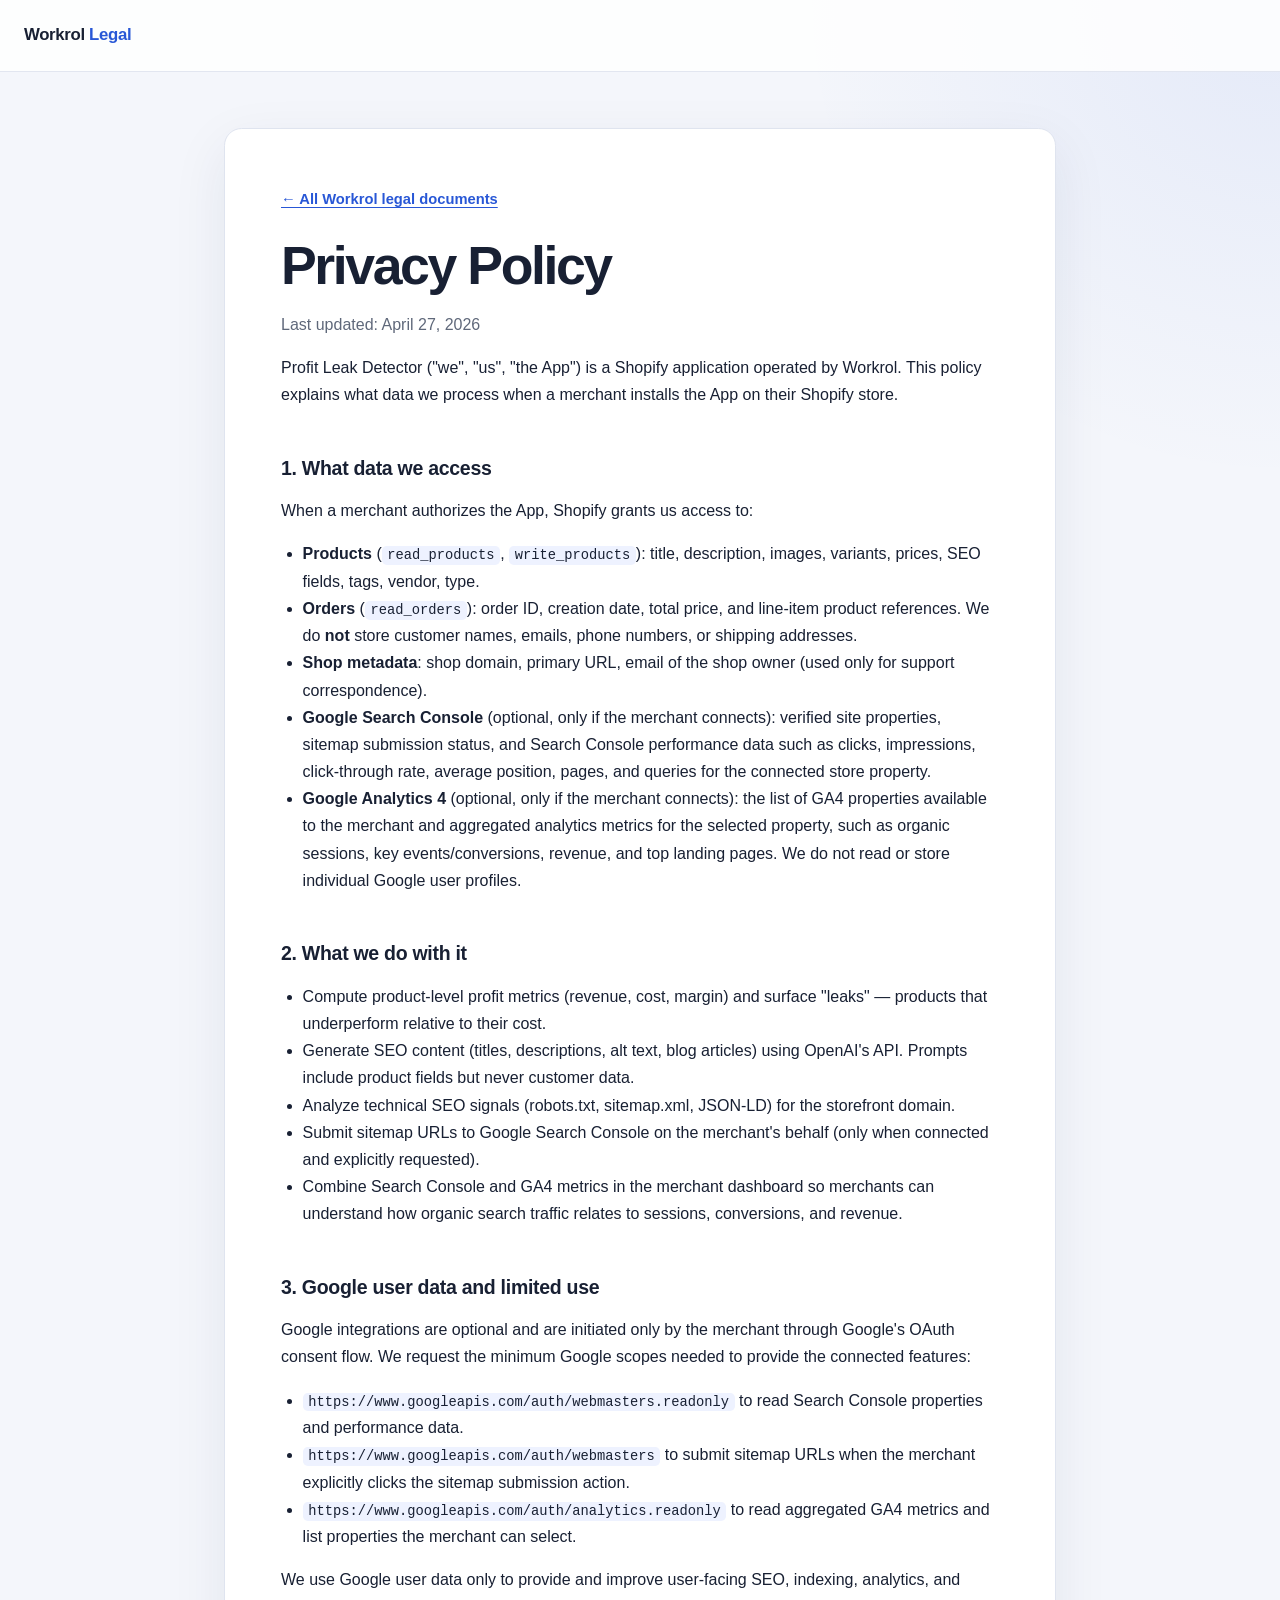
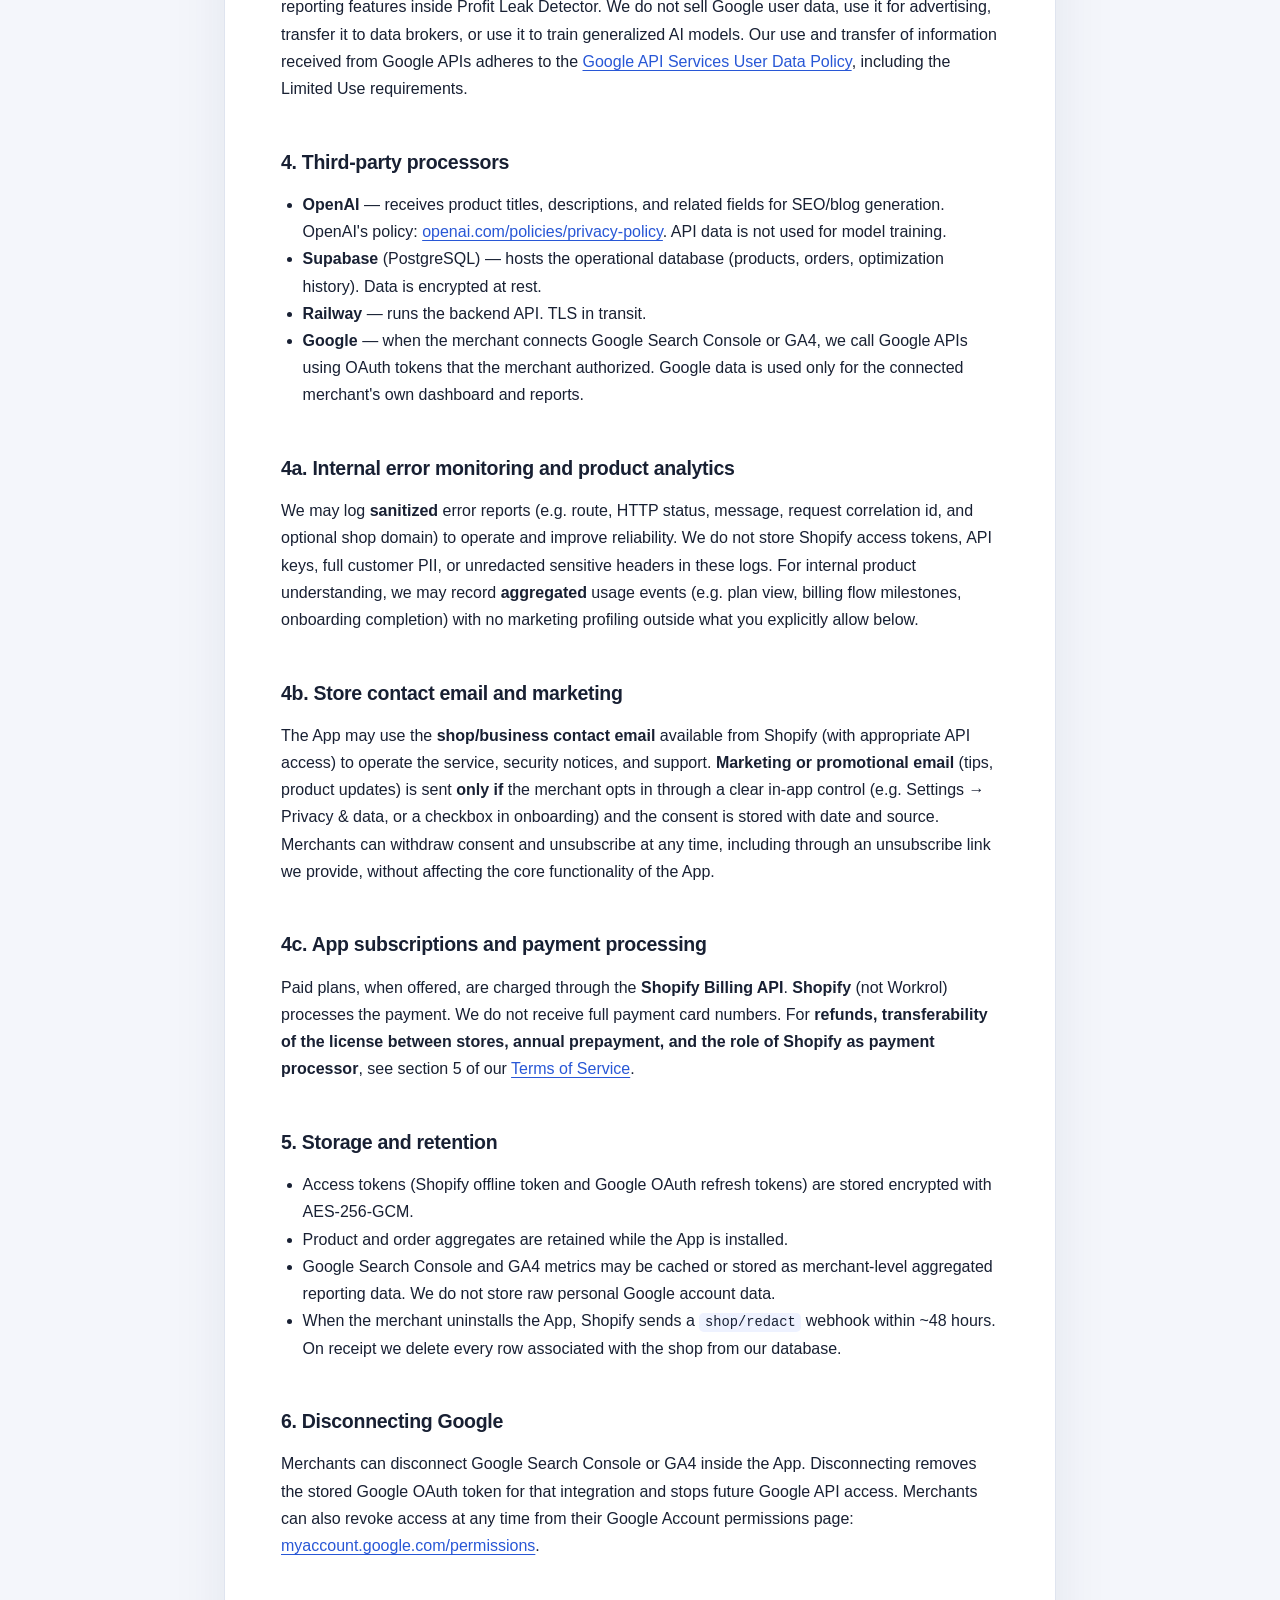
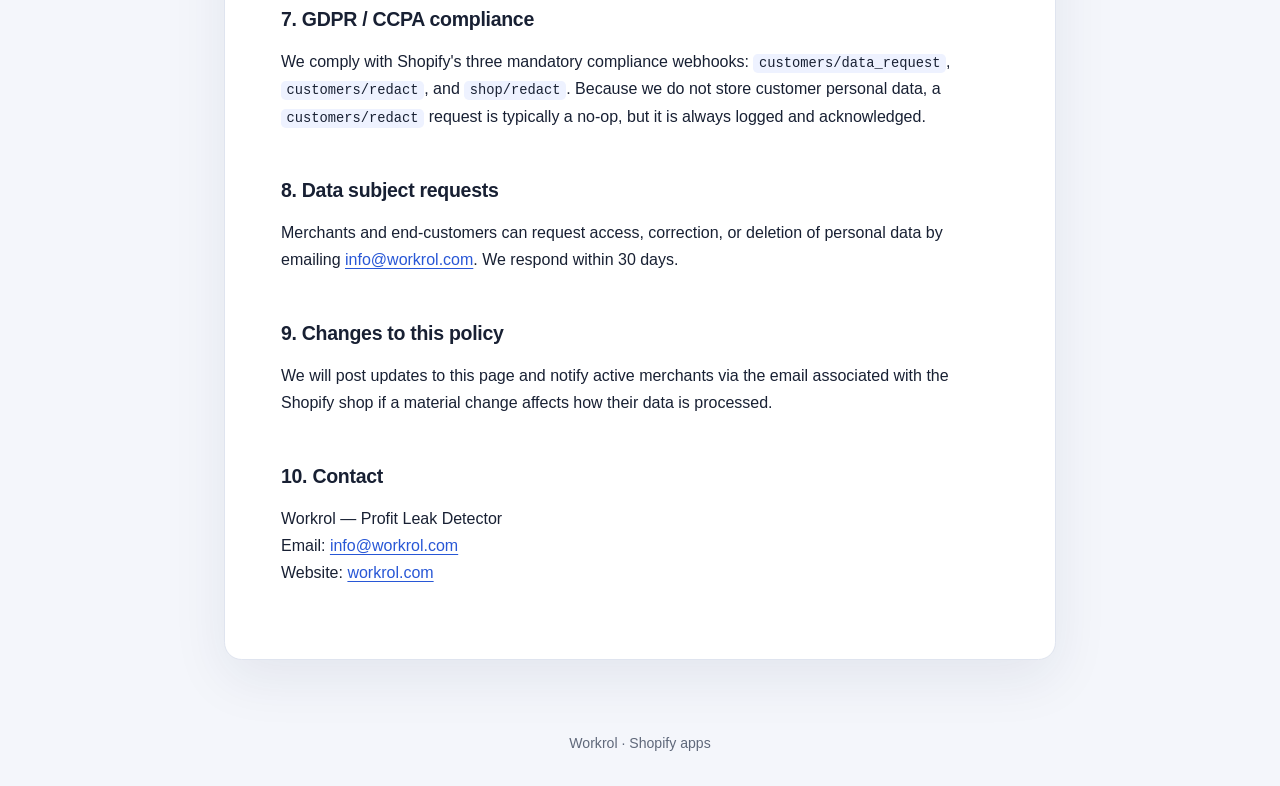
<file: privacy.html>
<!DOCTYPE html>
<html lang="en">
<head>
<meta charset="UTF-8">
<meta name="viewport" content="width=device-width, initial-scale=1.0">
<meta http-equiv="refresh" content="0; url=/profit-leak-detector/privacy/">
<title>Privacy Policy moved · Profit Leak Detector</title>
<meta name="description" content="The Profit Leak Detector Privacy Policy has moved to its permanent Workrol Legal URL.">
<link rel="canonical" href="https://legal.workrol.com/profit-leak-detector/privacy/">
<link rel="stylesheet" href="assets/legal.css">
</head>
<body class="stub-page">
<main class="stub-card">
  <h1>This page has moved</h1>
  <p>The Profit Leak Detector Privacy Policy is now available at <a href="/profit-leak-detector/privacy/">its permanent URL</a>.</p>
  <p><a href="/">Return to the Workrol Legal index</a>.</p>
  <p class="updated">Last updated: September 6, 2026</p>
</main>
</body>
</html>
</file>
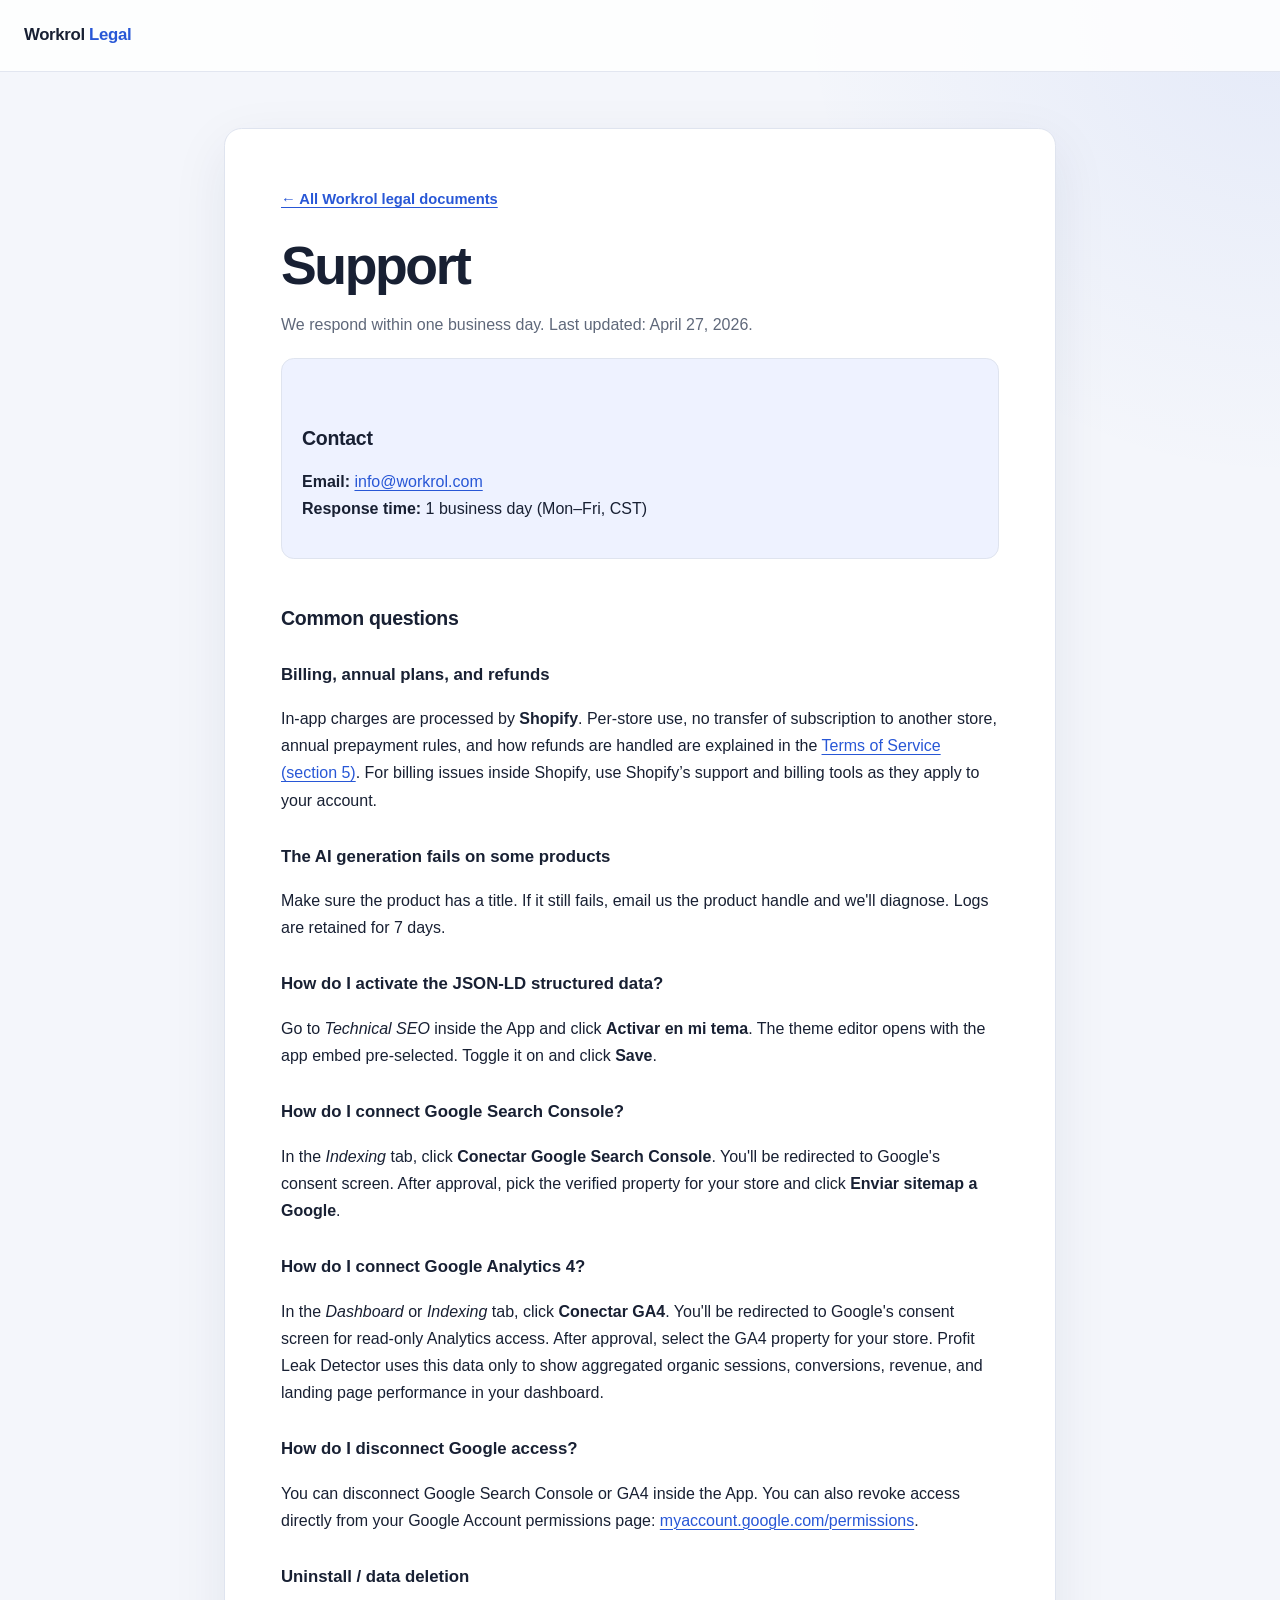
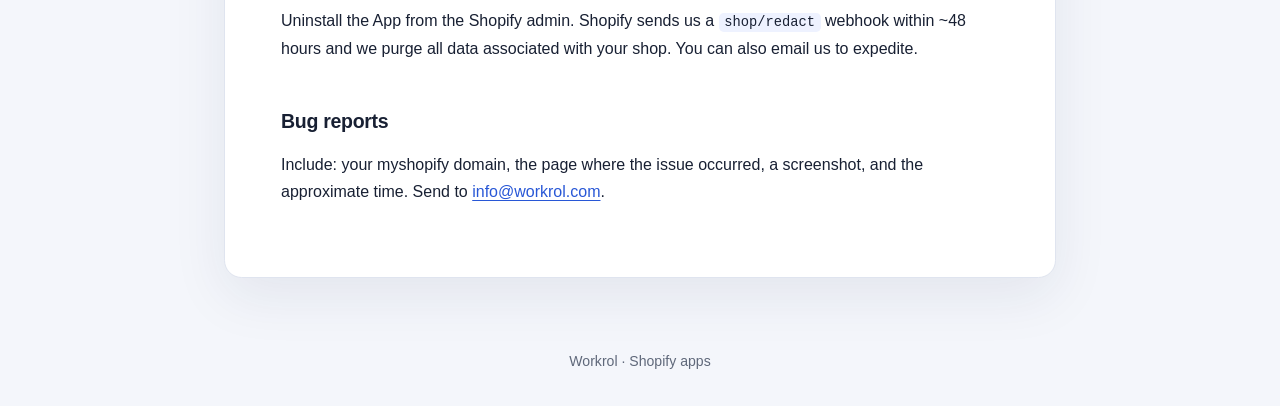
<file: support.html>
<!DOCTYPE html>
<html lang="en">
<head>
<meta charset="UTF-8">
<meta name="viewport" content="width=device-width, initial-scale=1.0">
<meta http-equiv="refresh" content="0; url=/profit-leak-detector/support/">
<title>Support page moved · Profit Leak Detector</title>
<meta name="description" content="Profit Leak Detector support information has moved to its permanent Workrol Legal URL.">
<link rel="canonical" href="https://legal.workrol.com/profit-leak-detector/support/">
<link rel="stylesheet" href="assets/legal.css">
</head>
<body class="stub-page">
<main class="stub-card">
  <h1>This page has moved</h1>
  <p>Profit Leak Detector support is now available at <a href="/profit-leak-detector/support/">its permanent URL</a>.</p>
  <p><a href="/">Return to the Workrol Legal index</a>.</p>
  <p class="updated">Last updated: September 6, 2026</p>
</main>
</body>
</html>
</file>
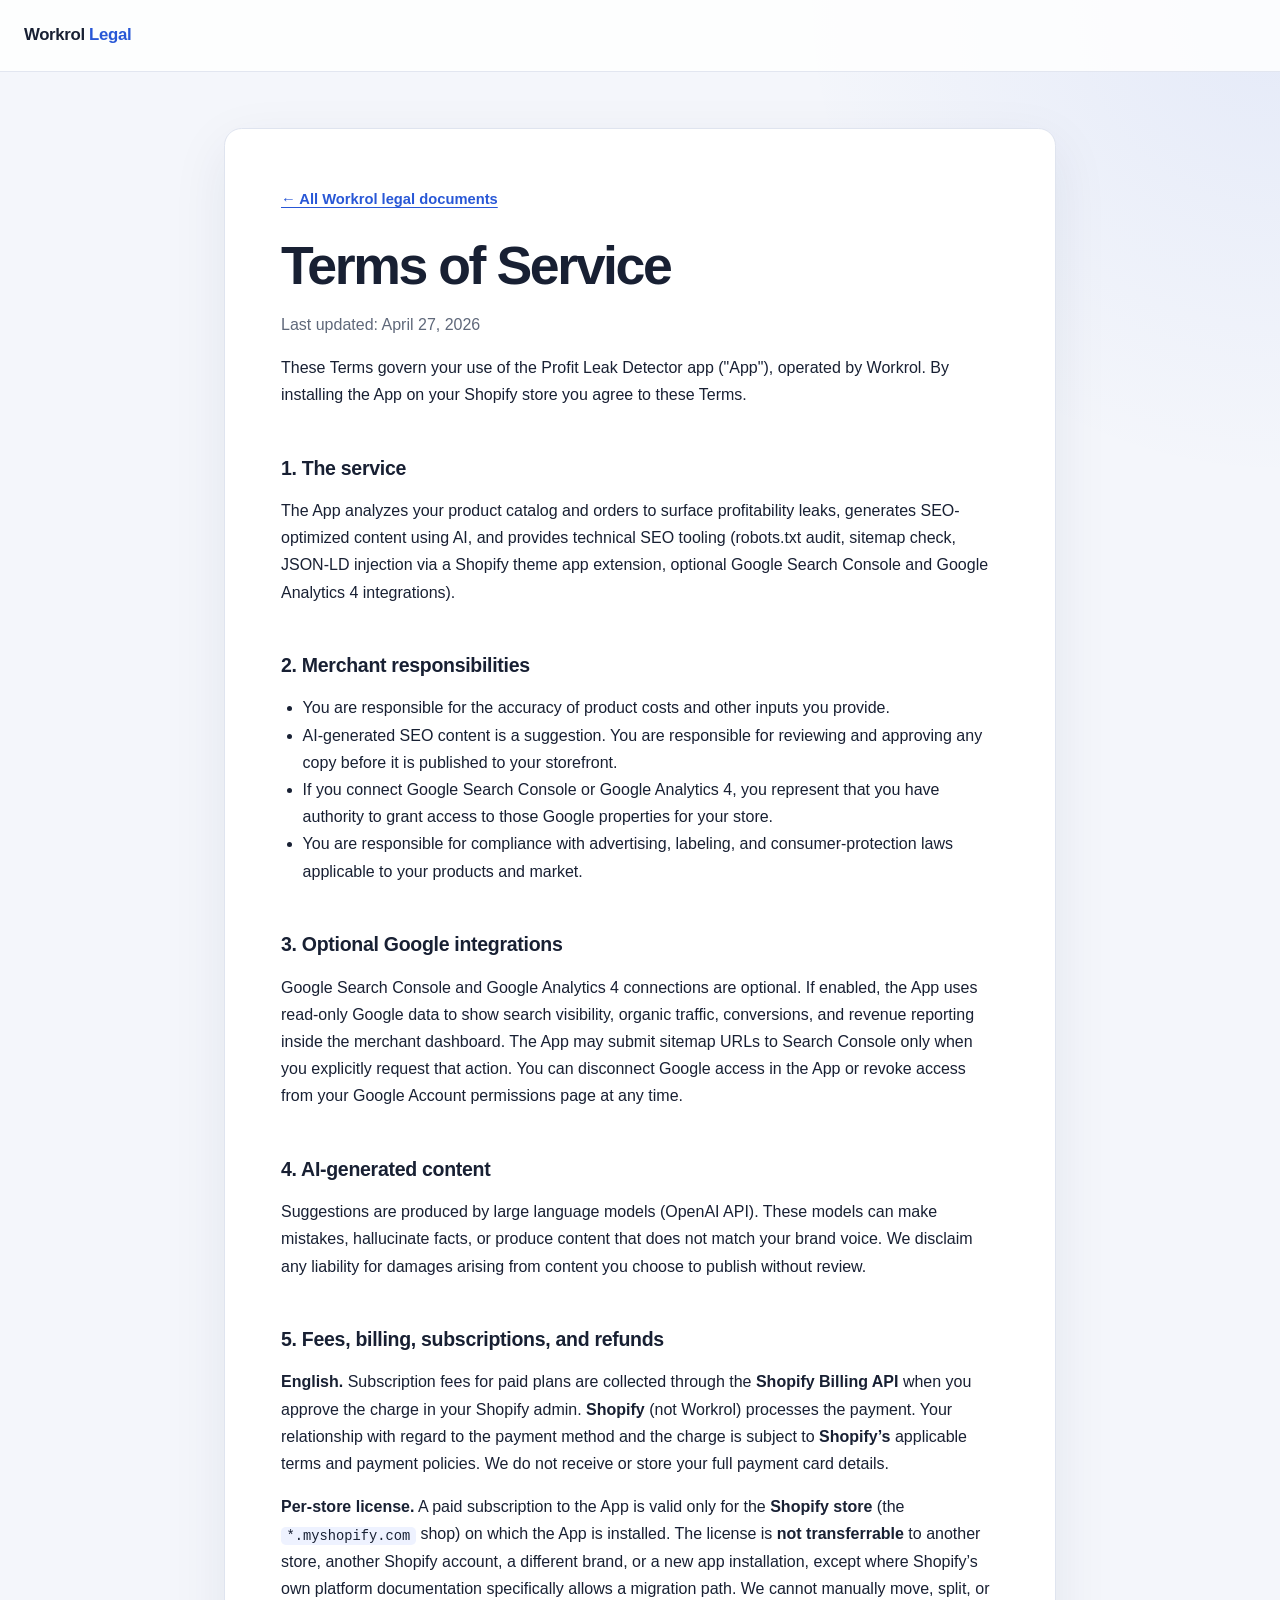
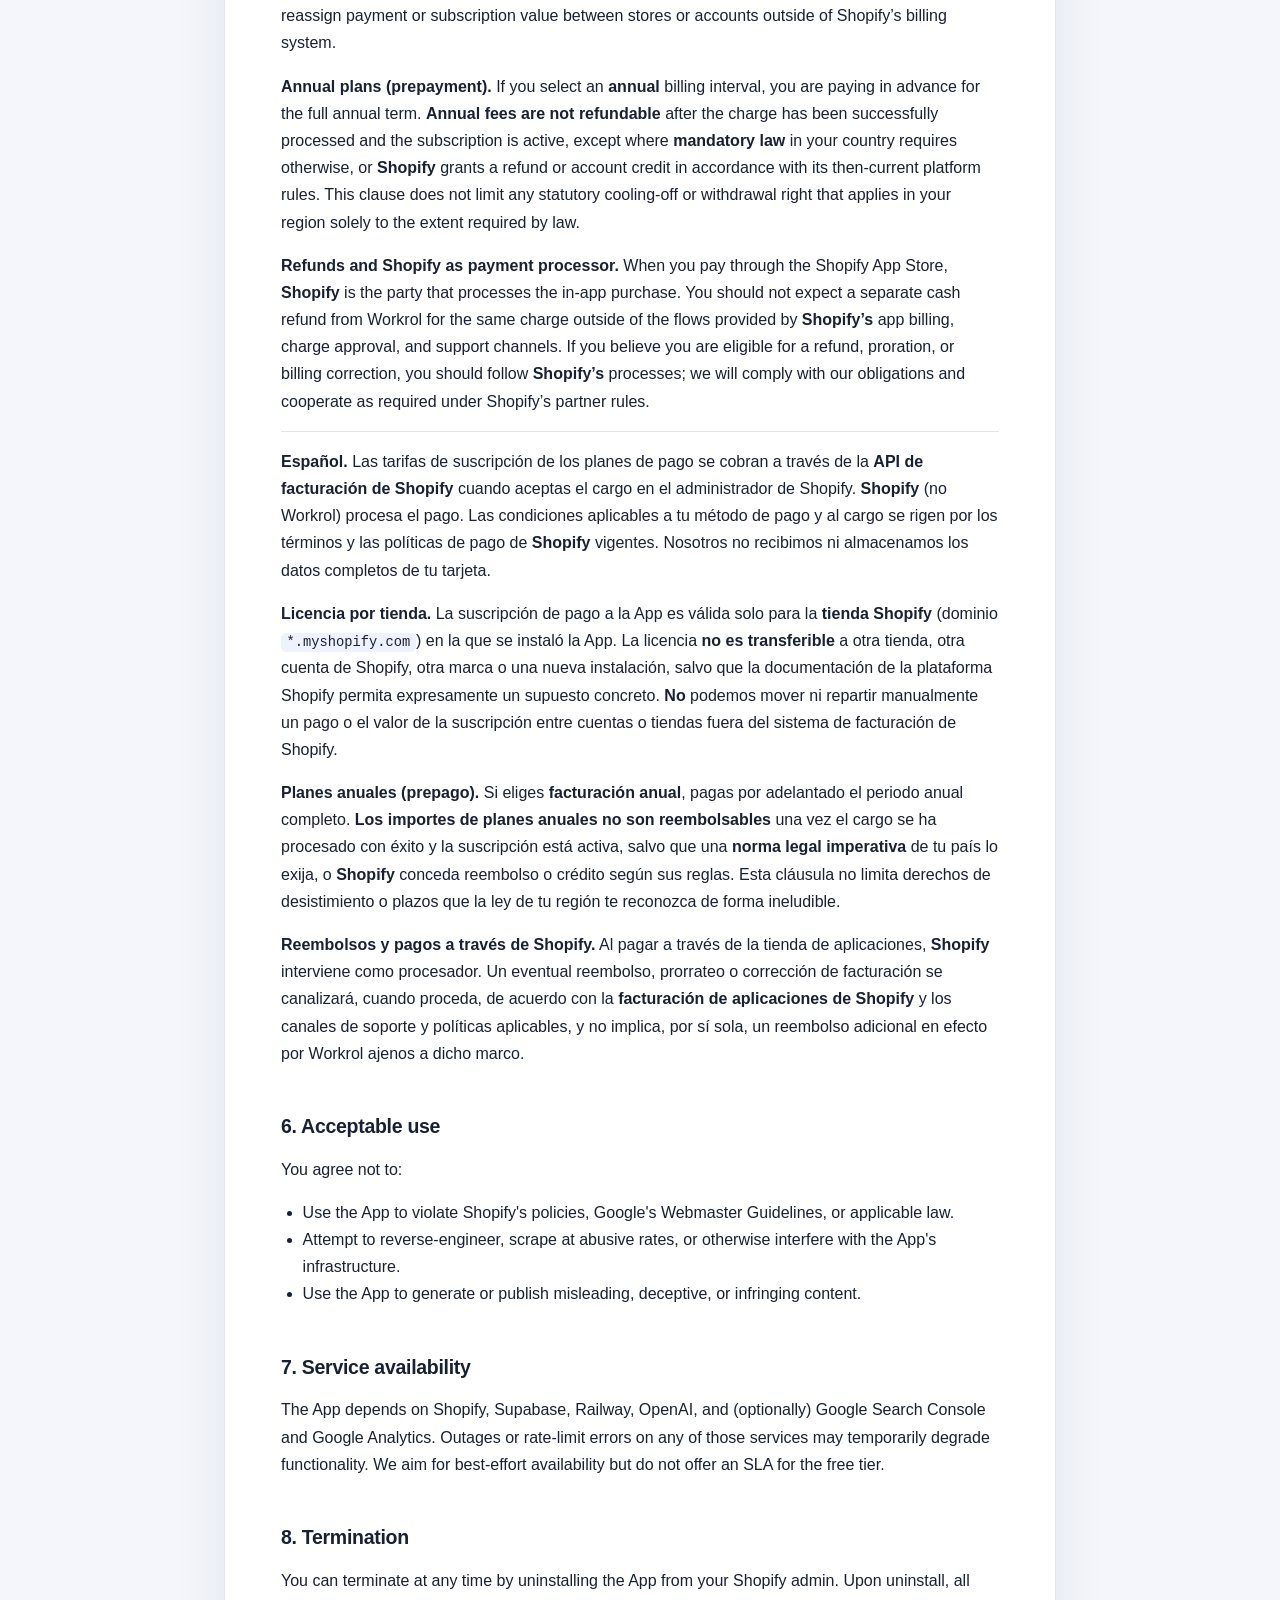
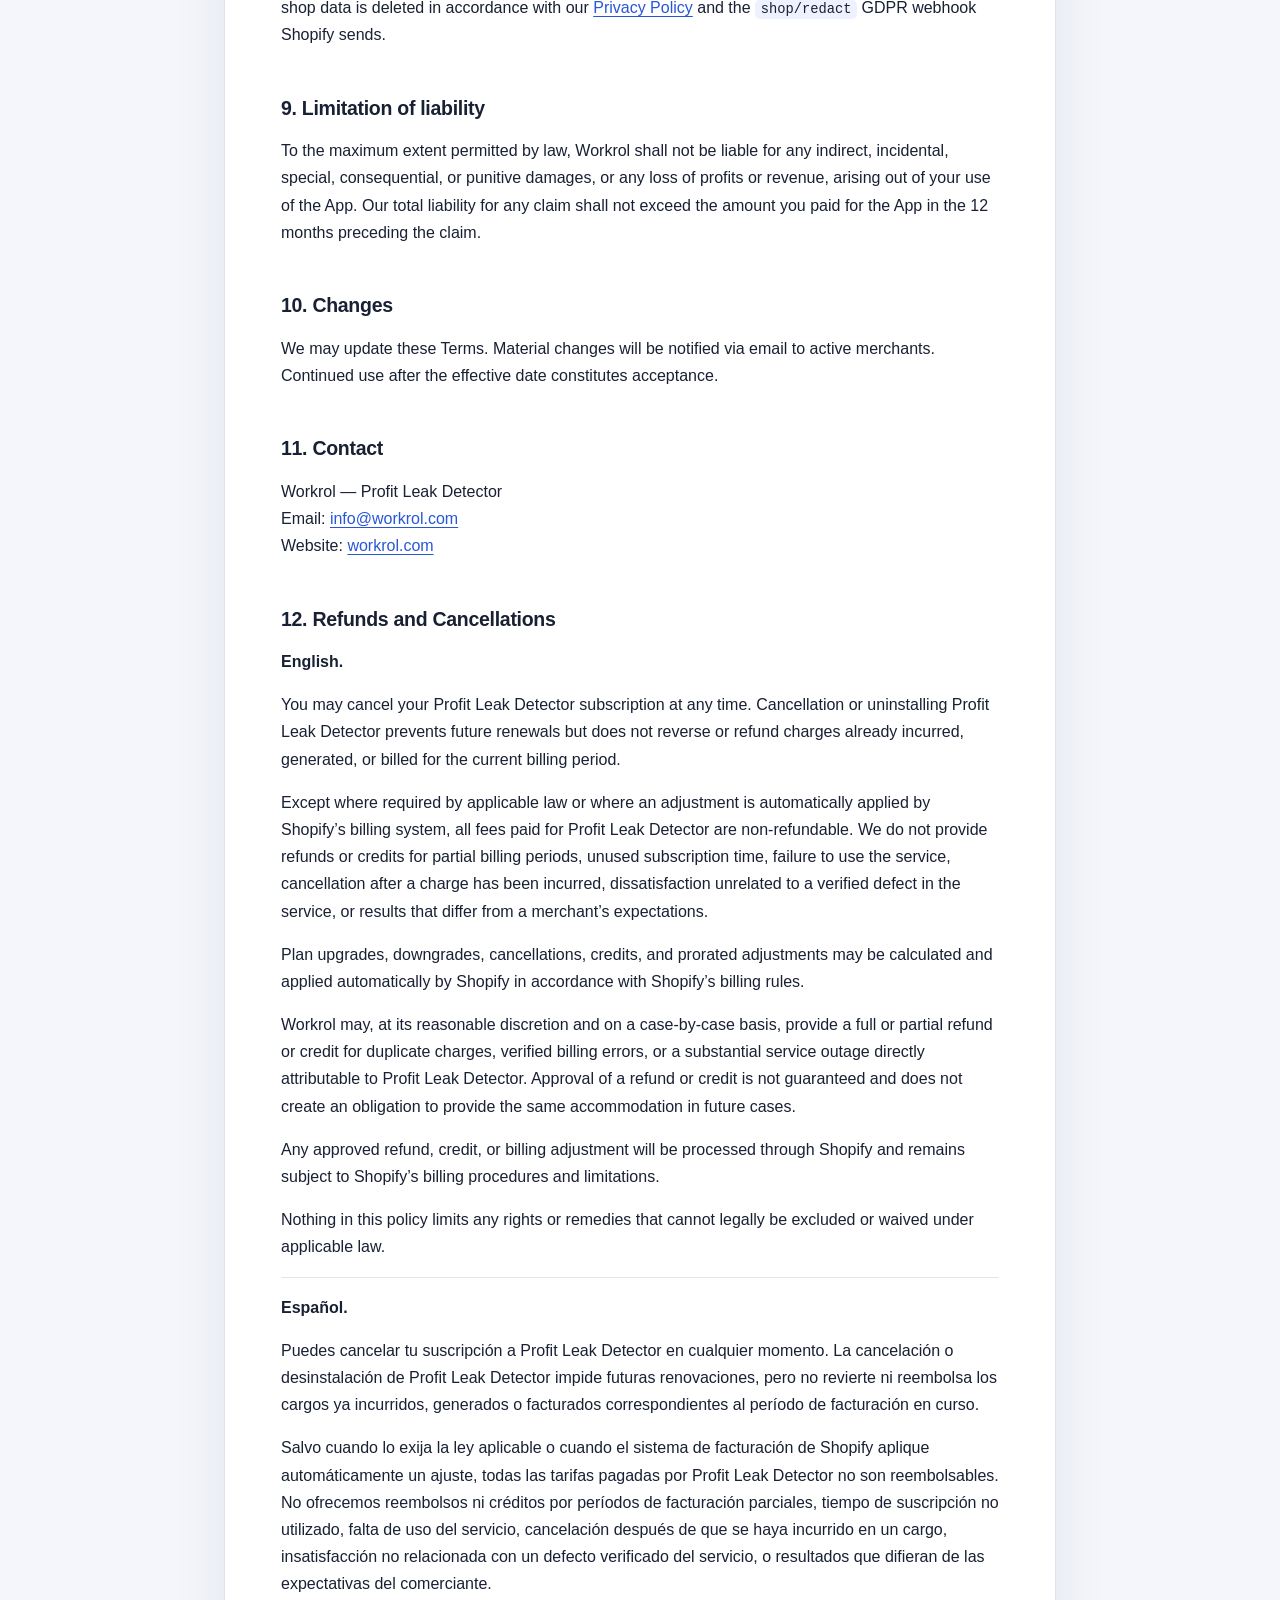
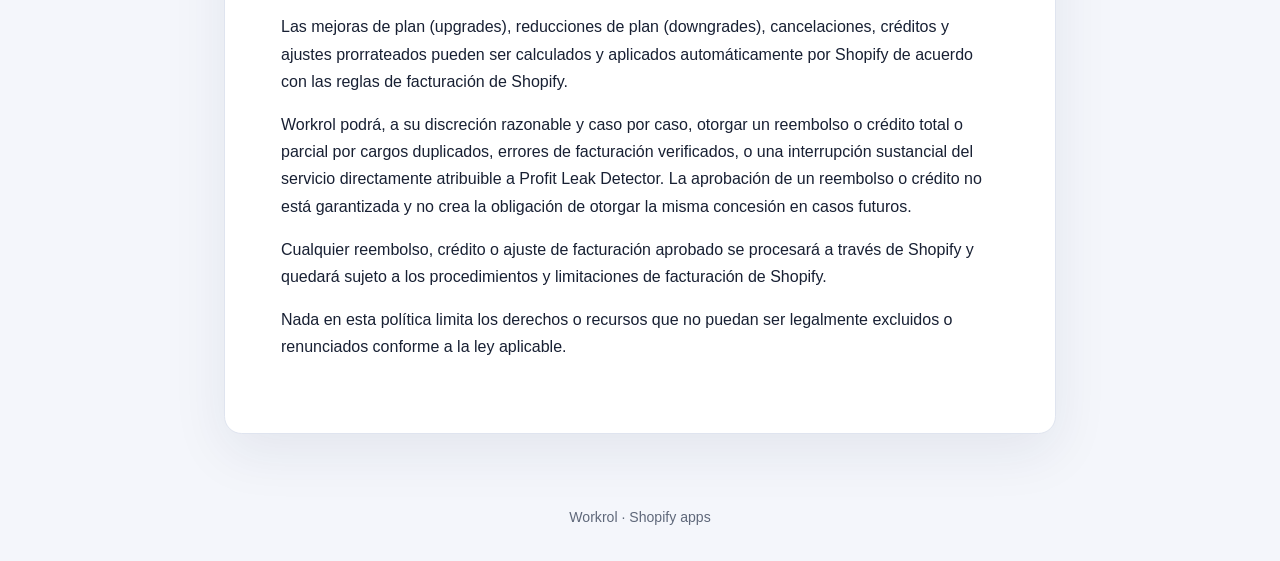
<file: terms.html>
<!DOCTYPE html>
<html lang="en">
<head>
<meta charset="UTF-8">
<meta name="viewport" content="width=device-width, initial-scale=1.0">
<meta http-equiv="refresh" content="0; url=/profit-leak-detector/terms/">
<title>Terms of Service moved · Profit Leak Detector</title>
<meta name="description" content="The Profit Leak Detector Terms of Service have moved to their permanent Workrol Legal URL.">
<link rel="canonical" href="https://legal.workrol.com/profit-leak-detector/terms/">
<link rel="stylesheet" href="assets/legal.css">
</head>
<body class="stub-page">
<main class="stub-card">
  <h1>This page has moved</h1>
  <p>The Profit Leak Detector Terms of Service are now available at <a href="/profit-leak-detector/terms/">their permanent URL</a>.</p>
  <p><a href="/">Return to the Workrol Legal index</a>.</p>
  <p class="updated">Last updated: September 6, 2026</p>
</main>
</body>
</html>
</file>
<file: assets/legal.css>
:root {
  color-scheme: light;
  --ink: #182033;
  --muted: #5f687a;
  --accent: #2857d6;
  --accent-strong: #183ca0;
  --paper: #ffffff;
  --canvas: #f4f6fb;
  --soft: #eef2ff;
  --line: #dfe4ef;
  --shadow: 0 18px 55px rgba(31, 43, 72, 0.08);
  font-family: Inter, ui-sans-serif, -apple-system, BlinkMacSystemFont, "Segoe UI", sans-serif;
  font-synthesis: none;
}

* {
  box-sizing: border-box;
}

html {
  scroll-behavior: smooth;
}

body {
  margin: 0;
  min-height: 100vh;
  background:
    radial-gradient(circle at top right, rgba(40, 87, 214, 0.08), transparent 30rem),
    var(--canvas);
  color: var(--ink);
  font-size: 1rem;
  line-height: 1.7;
}

a {
  color: var(--accent);
  text-underline-offset: 0.18em;
  text-decoration-thickness: 0.08em;
}

a:hover {
  color: var(--accent-strong);
}

a:focus-visible {
  border-radius: 0.2rem;
  outline: 3px solid rgba(40, 87, 214, 0.28);
  outline-offset: 3px;
}

.skip-link {
  position: fixed;
  z-index: 10;
  top: 0.75rem;
  left: 0.75rem;
  padding: 0.65rem 0.9rem;
  border-radius: 0.5rem;
  background: var(--ink);
  color: #fff;
  transform: translateY(-150%);
}

.skip-link:focus {
  transform: translateY(0);
}

.site-header {
  display: flex;
  align-items: center;
  min-height: 4.5rem;
  padding: 0 1.5rem;
  border-bottom: 1px solid rgba(223, 228, 239, 0.9);
  background: rgba(255, 255, 255, 0.86);
}

.brand {
  color: var(--ink);
  font-size: 1.05rem;
  font-weight: 760;
  letter-spacing: -0.02em;
  text-decoration: none;
}

.brand span {
  color: var(--accent);
  font-weight: 600;
}

.page-shell,
.index-shell {
  width: min(100% - 2rem, 52rem);
  margin: 0 auto;
  padding: 3.5rem 0 4.5rem;
}

.index-shell {
  width: min(100% - 2rem, 64rem);
}

.legal-document,
.app-card,
.stub-card {
  border: 1px solid var(--line);
  border-radius: 1.1rem;
  background: var(--paper);
  box-shadow: var(--shadow);
}

.legal-document {
  padding: clamp(1.5rem, 5vw, 3.5rem);
}

.legal-document h1,
.index-intro h1 {
  margin: 0.75rem 0 0.3rem;
  font-size: clamp(2rem, 6vw, 3.35rem);
  line-height: 1.08;
  letter-spacing: -0.045em;
}

.legal-document h2 {
  margin: 2.4rem 0 0.55rem;
  padding-top: 0.5rem;
  color: var(--ink);
  font-size: 1.22rem;
  line-height: 1.35;
  letter-spacing: -0.015em;
}

.legal-document h3 {
  margin: 1.8rem 0 0.45rem;
  font-size: 1.05rem;
}

.legal-document p,
.legal-document li {
  font-size: 1rem;
}

.legal-document ul,
.legal-document ol {
  padding-left: 1.35rem;
}

.legal-document code {
  padding: 0.12rem 0.35rem;
  border-radius: 0.3rem;
  background: var(--soft);
  font-size: 0.86em;
}

.legal-document hr {
  border: 0 !important;
  border-top: 1px solid var(--line) !important;
}

.muted,
.updated,
.site-footer {
  color: var(--muted);
}

.back-link {
  display: inline-flex;
  margin-bottom: 0.8rem;
  font-size: 0.92rem;
  font-weight: 650;
}

.legal-document .card {
  margin: 1.25rem 0;
  padding: 1.25rem;
  border: 1px solid var(--line);
  border-radius: 0.8rem;
  background: var(--soft);
}

.placeholder {
  padding: 1rem 1.1rem;
  border: 1px dashed #a9b8e8;
  border-radius: 0.7rem;
  background: #f8f9ff;
  color: var(--accent-strong);
  font-family: ui-monospace, SFMono-Regular, Menlo, Consolas, monospace;
  font-size: 0.94rem !important;
}

.index-intro {
  max-width: 46rem;
  margin-bottom: 2.2rem;
}

.eyebrow,
.app-label {
  margin: 0;
  color: var(--accent);
  font-size: 0.75rem;
  font-weight: 780;
  letter-spacing: 0.13em;
  text-transform: uppercase;
}

.index-intro > p:not(.eyebrow):not(.updated) {
  max-width: 42rem;
  margin: 1rem 0;
  color: var(--muted);
  font-size: 1.1rem;
}

.primary-policy-link {
  display: inline-flex;
  align-items: center;
  min-height: 2.75rem;
  margin-top: 0.3rem;
  padding: 0.65rem 1rem;
  border-radius: 0.65rem;
  background: var(--accent);
  color: #fff;
  font-weight: 720;
  text-decoration: none;
}

.primary-policy-link:hover {
  background: var(--accent-strong);
  color: #fff;
}

.apps-grid {
  display: grid;
  grid-template-columns: repeat(2, minmax(0, 1fr));
  gap: 1.2rem;
}

.app-card {
  padding: clamp(1.35rem, 4vw, 2rem);
}

.app-card:first-child {
  border-color: #c8d3f3;
}

.app-card h2 {
  margin: 0.45rem 0 0.35rem;
  font-size: 1.4rem;
  letter-spacing: -0.025em;
}

.app-description {
  min-height: 3.4rem;
  margin: 0;
  color: var(--muted);
}

.document-links {
  display: grid;
  gap: 0.55rem;
  margin: 1.35rem 0 0;
  padding: 0;
  list-style: none;
}

.document-links a {
  display: flex;
  justify-content: space-between;
  gap: 1rem;
  padding: 0.7rem 0;
  border-top: 1px solid var(--line);
  font-weight: 650;
  text-decoration: none;
}

.document-links a::after {
  content: "→";
}

.site-footer {
  padding: 0 1rem 2rem;
  text-align: center;
  font-size: 0.88rem;
}

.stub-page {
  display: grid;
  min-height: 100vh;
  place-items: center;
  padding: 1rem;
}

.stub-card {
  width: min(100%, 36rem);
  padding: clamp(1.5rem, 5vw, 2.5rem);
  text-align: center;
}

.stub-card h1 {
  margin-top: 0;
  font-size: clamp(1.65rem, 5vw, 2.2rem);
}

.visually-hidden {
  position: absolute;
  width: 1px;
  height: 1px;
  padding: 0;
  margin: -1px;
  overflow: hidden;
  clip: rect(0, 0, 0, 0);
  white-space: nowrap;
  border: 0;
}

@media (max-width: 42rem) {
  .site-header {
    min-height: 4rem;
    padding: 0 1rem;
  }

  .page-shell,
  .index-shell {
    width: min(100% - 1.25rem, 52rem);
    padding: 1.5rem 0 3rem;
  }

  .legal-document {
    border-radius: 0.85rem;
    padding: 1.3rem;
  }

  .apps-grid {
    grid-template-columns: 1fr;
  }

  .app-description {
    min-height: auto;
  }
}

@media print {
  body {
    background: #fff;
  }

  .site-header,
  .back-link,
  .site-footer,
  .skip-link {
    display: none;
  }

  .page-shell {
    width: 100%;
    padding: 0;
  }

  .legal-document {
    border: 0;
    box-shadow: none;
    padding: 0;
  }
}
</file>
